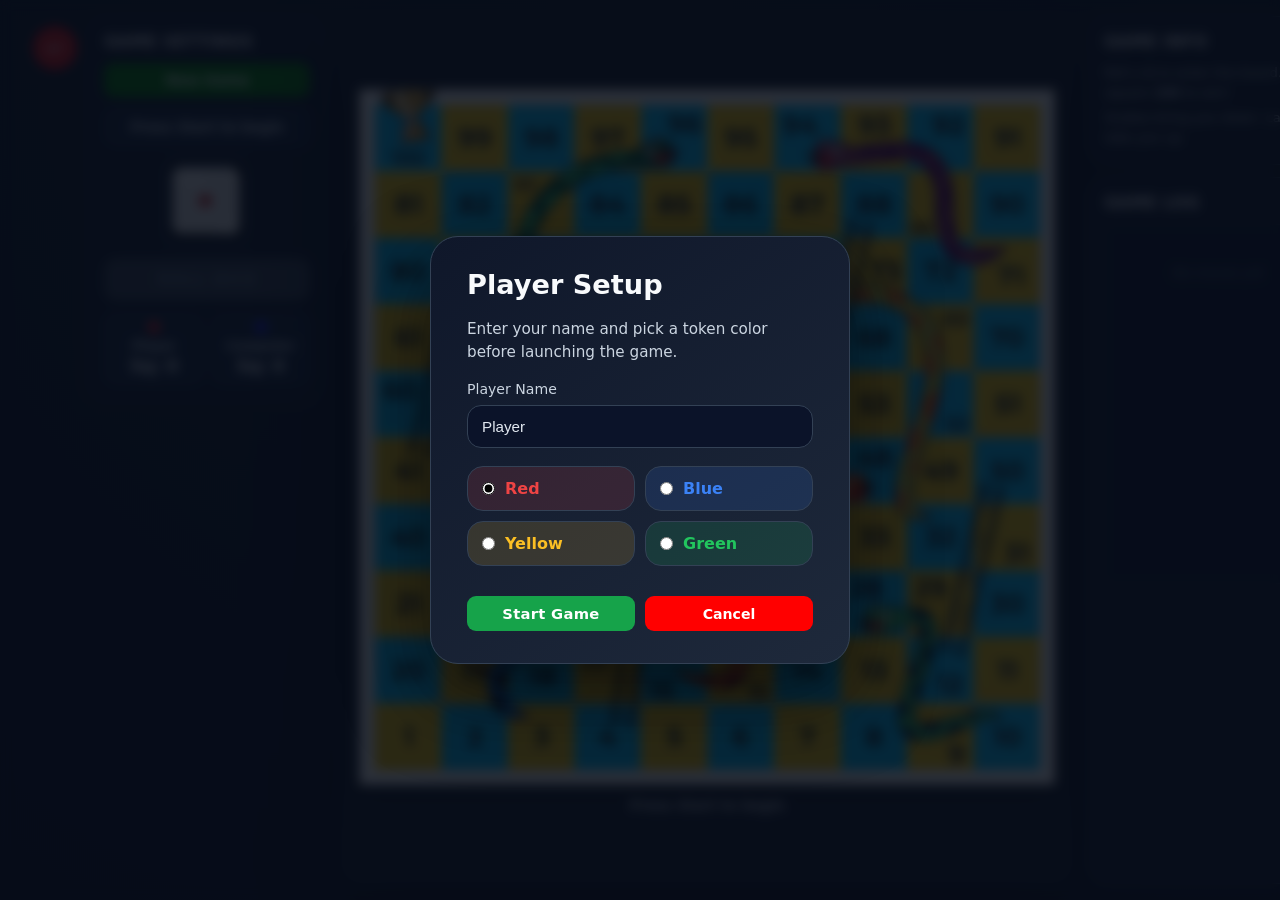
<file: snl/index.html>
<!DOCTYPE html>
<html lang="en">
<head>
  <meta charset="UTF-8">
  <meta name="viewport" content="width=device-width, initial-scale=1.0">
  <title>Snake & Ladders — vs Computer</title>
  <link rel="stylesheet" href="style.css">
</head>
<body>
  <div style="display: inline; margin-top: 10px; margin-left: 50px;">
    <button type="button" onclick="history.back()" class="back">&#8617</button>
  </div>
  
  <!-- Game Over Overlay -->
  <div id="gameOverOverlay" class="gameover-overlay hidden">
    <div class="gameover-card">
      <div id="gameOverIcon" class="gameover-icon">🎲</div>
      <div id="gameOverTitle" class="gameover-title">Game Over</div>
      <div id="gameOverSub" class="gameover-sub"></div>
      <button type="button" id="gameOverNewGame" class="gameover-btn">Play Again</button>
      <button type="button" onclick="history.back()" class="gameover-btn" style="background-color: red">Go Back</button>
    </div>
  </div>

  <div id="playerSetupOverlay" class="gameover-overlay hidden">
    <div class="player-setup-card">
      <h2>Player Setup</h2>
      <p>Enter your name and pick a token color before launching the game.</p>
      <div class="player-setup-field">
        <label>
          Player Name
          <input id="playerNameInput" type="text" value="Player" maxlength="16" placeholder="Player">
        </label>
      </div>
      <div class="player-color-options">
        <label class="color-swatch red">
          <input type="radio" name="playerColorDialog" value="red" checked>
          <span>Red</span>
        </label>
        <label class="color-swatch blue">
          <input type="radio" name="playerColorDialog" value="blue">
          <span>Blue</span>
        </label>
        <label class="color-swatch yellow">
          <input type="radio" name="playerColorDialog" value="yellow">
          <span>Yellow</span>
        </label>
        <label class="color-swatch green">
          <input type="radio" name="playerColorDialog" value="green">
          <span>Green</span>
        </label>
      </div>
      <div class="player-setup-actions">
        <button type="button" id="playerSetupConfirm" class="start-btn">Start Game</button>
        <button type="button" id="playerSetupCancel" class="new-game-btn" onclick="history.back()" style="background-color: red;">Cancel</button>
      </div>
    </div>
  </div>

  <div class="layout">
    <!-- LEFT: Controls -->
    <aside class="sidebar left-panel">
      <div class="sidebar-section">
        <h2>Game Settings</h2>
        <div class="controls">
          <div class="action-row">
            <button type="button" id="newGameButton" class="new-game-btn">New Game</button>
          </div>

          <div class="turn-indicator" id="turnIndicator">Press Start to begin</div>

          <div style="width:100%;display:flex;justify-content:center;">
            <div class="dice-area">
              <img id="diceGraphic" src="asset/0.gif" alt="Dice">
            </div>
          </div>

          <button type="button" id="rollBtn" class="roll-btn" disabled>ROLL DICE</button>

          <div class="scoreboard">
            <div class="score-item">
              <span class="token-dot" id="playerDot" style="background:red;"></span>
            <span id="playerName">Player</span>
              <span id="playerPos">Sq: 0</span>
            </div>
            <div class="score-item">
              <span class="token-dot" id="compDot" style="background:blue;"></span>
              <span>Computer</span>
              <span id="compPos">Sq: 0</span>
            </div>
          </div>
        </div>
      </div>
    </aside>

    <!-- CENTER: Board -->
    <main class="board-main">
      <div class="board-wrapper">
        <div id="board-container" class="board-container1">
          <img src="asset/Board1.png" id="board-bg" class="board-bg1" alt="Snake and Ladders Board">
          <div id="board-grid" class="board-grid"></div>
          <div id="token-layer">
            <div id="player-token" class="game-token hidden" style="background:red;"></div>
            <div id="computer-token" class="game-token hidden" style="background:blue;"></div>
          </div>
        </div>
        <div id="status" class="status">Press Start to begin</div>
      </div>
    </main>

    <!-- RIGHT: Game Log -->
    <aside class="sidebar right-panel">
      <div class="sidebar-section">
        <h2>Game Info</h2>
        <div class="info">
          <p>Roll a <strong>1</strong> to enter the board. Reach square <strong>100</strong> to win!</p>
          <p style="margin-top:6px;">Snakes bring you down. Ladders take you up.</p>
        </div>
      </div>
      <div class="sidebar-section" style="flex:1;">
        <h2>Game Log</h2>
        <div id="moveHistory" class="move-history">
          <div class="move-list-empty">No moves yet</div>
        </div>
      </div>
    </aside>
  </div>

  <script>
    // ── DOM ELEMENTS ───────────────────────────────────────────────────────────
    const statusEl       = document.getElementById('status');
    const turnIndicator  = document.getElementById('turnIndicator');
    const rollBtn        = document.getElementById('rollBtn');
    const newGameButton  = document.getElementById('newGameButton');
    const diceGraphic    = document.getElementById('diceGraphic');
    const boardGrid      = document.getElementById('board-grid');
    const boardBg        = document.getElementById('board-bg');
    const playerTokenEl  = document.getElementById('player-token');
    const computerTokenEl= document.getElementById('computer-token');
    const playerPosEl    = document.getElementById('playerPos');
    const compPosEl      = document.getElementById('compPos');
    const playerDot      = document.getElementById('playerDot');
    const compDot        = document.getElementById('compDot');
    const logContainer   = document.getElementById('moveHistory');
    const gameOverOverlay= document.getElementById('gameOverOverlay');
    const gameOverIcon   = document.getElementById('gameOverIcon');
    const gameOverTitle  = document.getElementById('gameOverTitle');
    const gameOverSub    = document.getElementById('gameOverSub');
    const gameOverNewGame= document.getElementById('gameOverNewGame');
    const playerSetupOverlay = document.getElementById('playerSetupOverlay');
    const playerNameInput = document.getElementById('playerNameInput');
    const playerSetupConfirm = document.getElementById('playerSetupConfirm');
    const playerSetupCancel = document.getElementById('playerSetupCancel');
    const playerNameEl = document.getElementById('playerName');

    // ── BOARD CONFIGURATION ───────────────────────────────────────────────────
    const boardConfigs = [
      {
        name: 'Classic Arena',
        image: 'asset/Board1.png',
        snakes: { 28:10, 37:3, 48:16, 75:32, 94:71, 96:42},
        ladders: { 4:56, 12:50, 14:55, 22:58, 41:79, 54:88}
      },
      {
        name: 'Emerald Arena',
        image: 'asset/Board2.jpeg',
        snakes: { 27:5, 40:2, 43:17, 54:31, 66:45, 89:53, 95:76, 99:41 },
        ladders: { 4:23, 13:46, 33:52, 42:63, 50:69, 62:81, 74:93 }
      },
      {
        name: 'Cyber Arena',
        image: 'asset/Board3.jpeg',
        snakes: { 16:7, 59:17, 63:19, 67:30, 87:24, 93:69, 95:75, 99:77 },
        ladders: { 9:27, 18:37, 25:54, 28:51, 56:64, 68:88, 76:97, 79:100 }
      }
    ];

    // Active configuration references loaded dynamically
    let currentBoard = boardConfigs[0];

    // ── STATE VARIABLES ────────────────────────────────────────────────────────
    let playerPos = 0, compPos = 0;
    let playerUnlocked = false, compUnlocked = false;
    let isPlayerTurn = true;
    let gameStarted  = false;
    let playerName = 'Player';
    let playerColor  = 'red';
    let compColor    = 'blue';

    // ── COMPONENT MOUNT ENGINE ────────────────────────────────────────────────
    window.addEventListener('DOMContentLoaded', () => {
      const urlParams = new URLSearchParams(window.location.search);
      const mapIndex = parseInt(urlParams.get('map') || '0', 10);
      
      // Safety bounds verification
      const targetMap = (mapIndex >= 0 && mapIndex < boardConfigs.length) ? mapIndex : 0;
      currentBoard = boardConfigs[targetMap];
      boardBg.src = currentBoard.image;

      console.log('Loaded configuration metadata for board:', currentBoard.name, 'index:', targetMap);
      initGameBoard();
      openPlayerSetupDialog();
    });

    // ── GAME OVER LOGIC ───────────────────────────────────────────────────────
    function showGameOver(win, name) {
      gameOverIcon.textContent  = win ? '🏆' : '💀';
      gameOverTitle.textContent = win ? `${name} Wins!` : `${name} Wins!`;
      gameOverTitle.className   = `gameover-title ${win ? 'win' : 'lose'}`;
      gameOverSub.textContent   = win ? 'Reached square 100!' : 'Better luck next time.';
      rollBtn.disabled = true;
      gameStarted = false;
      gameOverOverlay.classList.remove('hidden');
    }

    gameOverNewGame.addEventListener('click', () => {
      gameOverOverlay.classList.add('hidden');
      openNewGameDialog();
    });

    playerSetupConfirm.addEventListener('click', beginGame);
    playerSetupCancel.addEventListener('click', closePlayerSetupDialog);

    function openPlayerSetupDialog() {
      playerSetupOverlay.classList.remove('hidden');
      playerNameInput.value = playerName;
      const selectedColor = document.querySelector(`input[name="playerColorDialog"][value="${playerColor}"]`);
      if (selectedColor) selectedColor.checked = true;
    }

    function closePlayerSetupDialog() {
      playerSetupOverlay.classList.add('hidden');
    }

    history.root = () => {
      const origin = window.location.origin || '';
      window.location.href = origin ? `${origin}/` : '/';
    };

    function beginGame() {
      playerName = playerNameInput.value.trim() || 'Player';
      const colorChoice = document.querySelector('input[name="playerColorDialog"]:checked');
      playerColor = colorChoice ? colorChoice.value : 'red';
      const colorMap = { red:'red', blue:'#3b82f6', yellow:'#fbbf24', green:'#22c55e' };
      compColor = playerColor === 'red' ? '#3b82f6' : playerColor === 'blue' ? '#22c55e' : playerColor === 'yellow' ? '#ef4444' : 'red';

      playerNameEl.textContent = playerName;
      playerTokenEl.style.background = colorMap[playerColor] || playerColor;
      computerTokenEl.style.background = compColor;
      playerDot.style.background = colorMap[playerColor] || playerColor;
      compDot.style.background   = compColor;

      gameStarted = true;
      playerSetupOverlay.classList.add('hidden');
      document.querySelectorAll('input[name="playerColorDialog"]').forEach(r => r.disabled = true);

      switchToPlayer();
      addLog(`Game started! ${playerName}, roll a 1 to enter the board.`, 'turn');
    }

    // ── BOARD GRID CONSTRUCTORS ──────────────────────────────────────────────
    function initGameBoard() {
      boardGrid.innerHTML = '';
      for (let row = 9; row >= 0; row--) {
        let cols = [];
        for (let col = 1; col <= 10; col++) cols.push((row * 10) + col);
        if (row % 2 === 1) cols.reverse();
        cols.forEach(num => {
          const cell  = document.createElement('div');
          cell.classList.add('cell');
          cell.id = `cell-${num}`;
          const label = document.createElement('span');
          label.classList.add('cell-helper-number');
          label.innerText = num;
          cell.appendChild(label);
          boardGrid.appendChild(cell);
        });
      }
    }

    // ── TOKEN COORDINATION LAYER ──────────────────────────────────────────────
    function moveTokenToCell(actor, cellNum) {
      const cell  = document.getElementById(`cell-${cellNum}`);
      if (!cell) return;
      const token = actor === 'player' ? playerTokenEl : computerTokenEl;
      token.classList.remove('hidden');
      if (actor === 'player') {
        token.style.left = `${cell.offsetLeft + 20}px`;
        token.style.top  = `${cell.offsetTop  + 20}px`;
      } else {
        token.style.left = `${cell.offsetLeft + 50}px`;
        token.style.top  = `${cell.offsetTop  + 50}px`;
      }
    }

    // ── DICE ANIMATION UTILITIES ──────────────────────────────────────────────
    function simulateDiceRoll(finalValue, callback) {
      rollBtn.disabled = true;
      let iteration = 0;
      const totalSpins = 12;
      const spinInterval = setInterval(() => {
        diceGraphic.src = `asset/${iteration % 6}.gif`;
        iteration++;
        if (iteration >= totalSpins) {
          clearInterval(spinInterval);
          diceGraphic.src = `asset/${finalValue - 1}.gif`;
          callback();
        }
      }, 80);
    }

    // ── ANIMATED SEQUENCE STEPPERS ────────────────────────────────────────────
    function stepMoveAnimated(actor, steps, callback) {
      let count = 0;
      const interval = setInterval(() => {
        if (actor === 'player') { playerPos++; moveTokenToCell('player', playerPos); }
        else                    { compPos++;   moveTokenToCell('computer', compPos); }
        count++;
        if (count >= steps) {
          clearInterval(interval);
          setTimeout(() => {
            checkTrapsAndLadders(actor);
            updatePositionDisplay();
            callback();
          }, 400);
        }
      }, 300);
    }

    // ── BOARD CONTEXT MAPPING FILTERS ─────────────────────────────────────────
    function checkTrapsAndLadders(actor) {
      let pos = actor === 'player' ? playerPos : compPos;
      const orig = pos;
      if (currentBoard.snakes[pos]) {
        const dest = currentBoard.snakes[pos];
        addLog(`🐍 ${actor === 'player' ? 'You were' : 'Computer was'} bitten! ${orig} → ${dest}`, 'snake');
        pos = dest;
      } else if (currentBoard.ladders[pos]) {
        const dest = currentBoard.ladders[pos];
        addLog(`🪜 ${actor === 'player' ? 'You climbed' : 'Computer climbed'} a ladder! ${orig} → ${dest}`, 'ladder');
        pos = dest;
      }
      if (actor === 'player') playerPos = pos;
      else compPos = pos;
      moveTokenToCell(actor, pos);
    }

    function checkWin(pos, name, isPlayer) {
      if (pos === 100) {
        addLog(`🏆 ${name} wins the game!`, 'win');
        statusEl.textContent = `${name} wins!`;
        showGameOver(isPlayer, name);
        return true;
      }
      return false;
    }

    // ── ENGINE TURN CONTROLLERS ───────────────────────────────────────────────
    function processTurn(actor, roll) {
      if (actor === 'player') {
        addLog(`You rolled a ${roll}.`, 'turn');
        if (!playerUnlocked) {
          if (roll === 1) {
            playerUnlocked = true;
            playerPos = 1;
            moveTokenToCell('player', 1);
            addLog('You entered the board at square 1!', 'ladder');
            updatePositionDisplay();
            if (checkWin(playerPos, 'You', true)) return;
            switchToComputer();
          } else {
            addLog('Need a 1 to enter the board.', 'turn');
            switchToComputer();
          }
        } else {
          if (playerPos + roll <= 100) {
            stepMoveAnimated('player', roll, () => {
              updatePositionDisplay();
              if (checkWin(playerPos, 'You', true)) return;
              switchToComputer();
            });
          } else {
            addLog('Needs exact roll to reach 100!', 'turn');
            statusEl.textContent = 'Needs exact roll to reach 100!';
            switchToComputer();
          }
        }
      } else {
        addLog(`Computer rolled a ${roll}.`, 'turn');
        if (!compUnlocked) {
          if (roll === 1) {
            compUnlocked = true;
            compPos = 1;
            moveTokenToCell('computer', 1);
            addLog('Computer entered the board!', 'ladder');
            updatePositionDisplay();
            if (checkWin(compPos, 'Computer', false)) return;
            switchToPlayer();
          } else {
            addLog('Computer needs a 1 to enter.', 'turn');
            switchToPlayer();
          }
        } else {
          if (compPos + roll <= 100) {
            stepMoveAnimated('computer', roll, () => {
              updatePositionDisplay();
              if (checkWin(compPos, 'Computer', false)) return;
              switchToPlayer();
            });
          } else {
            addLog('Computer needs exact roll.', 'turn');
            switchToPlayer();
          }
        }
      }
    }

    function switchToComputer() {
      isPlayerTurn = false;
      rollBtn.disabled = true;
      turnIndicator.textContent = "Computer's turn...";
      turnIndicator.className = 'turn-indicator active-comp';
      statusEl.textContent = 'Computer is thinking...';
      setTimeout(executeComputerTurn, 1000);
    }

    function switchToPlayer() {
      isPlayerTurn = true;
      rollBtn.disabled = false;
      turnIndicator.textContent = 'Your turn — Roll the dice!';
      turnIndicator.className = 'turn-indicator active-player';
      statusEl.textContent = 'Your turn!';
    }

    function executeComputerTurn() {
      if (!gameStarted) return;
      const roll = Math.floor(Math.random() * 6) + 1;
      simulateDiceRoll(roll, () => processTurn('computer', roll));
    }

    // ── GAME TERMINAL HISTORY METRICS ──────────────────────────────────────────
    function addLog(msg, type = '') {
      const empty = logContainer.querySelector('.move-list-empty');
      if (empty) empty.remove();
      const entry = document.createElement('div');
      entry.classList.add('log-entry');
      if (type) entry.classList.add(type);
      entry.textContent = msg;
      logContainer.appendChild(entry);
      logContainer.scrollTop = logContainer.scrollHeight;
    }

    function updatePositionDisplay() {
      playerPosEl.textContent = `Sq: ${playerPos}`;
      compPosEl.textContent   = `Sq: ${compPos}`;
    }

    // ── INITIALIZATION PROTOCOLS ──────────────────────────────────────────────
    function resetGame() {
      gameStarted = false;
      playerPos = 0; compPos = 0;
      playerUnlocked = false; compUnlocked = false;
      isPlayerTurn = true;

      playerTokenEl.classList.add('hidden');
      computerTokenEl.classList.add('hidden');
      diceGraphic.src = 'asset/0.gif';
      rollBtn.disabled = true;
      playerSetupOverlay.classList.add('hidden');
      document.querySelectorAll('input[name="playerColorDialog"]').forEach(r => r.disabled = false);
      playerNameEl.textContent = 'Player';

      logContainer.innerHTML = '<div class="move-list-empty">No moves yet</div>';
      updatePositionDisplay();
      statusEl.textContent = 'Press Start to begin';
      turnIndicator.textContent = 'Press Start to begin';
      turnIndicator.className = 'turn-indicator';

      initGameBoard();
    }

    function startGame() {
      openPlayerSetupDialog();
    }

    function openNewGameDialog() {
      gameOverOverlay.classList.add('hidden');
      resetGame();
      openPlayerSetupDialog();
    }

    // ── INTERACTION EVENTS ────────────────────────────────────────────────────
    rollBtn.addEventListener('click', () => {
      if (!isPlayerTurn || !gameStarted) return;
      const roll = Math.floor(Math.random() * 6) + 1;
      simulateDiceRoll(roll, () => processTurn('player', roll));
    });

    newGameButton.addEventListener('click', openNewGameDialog);
  </script>
</body>
</html>
</file>
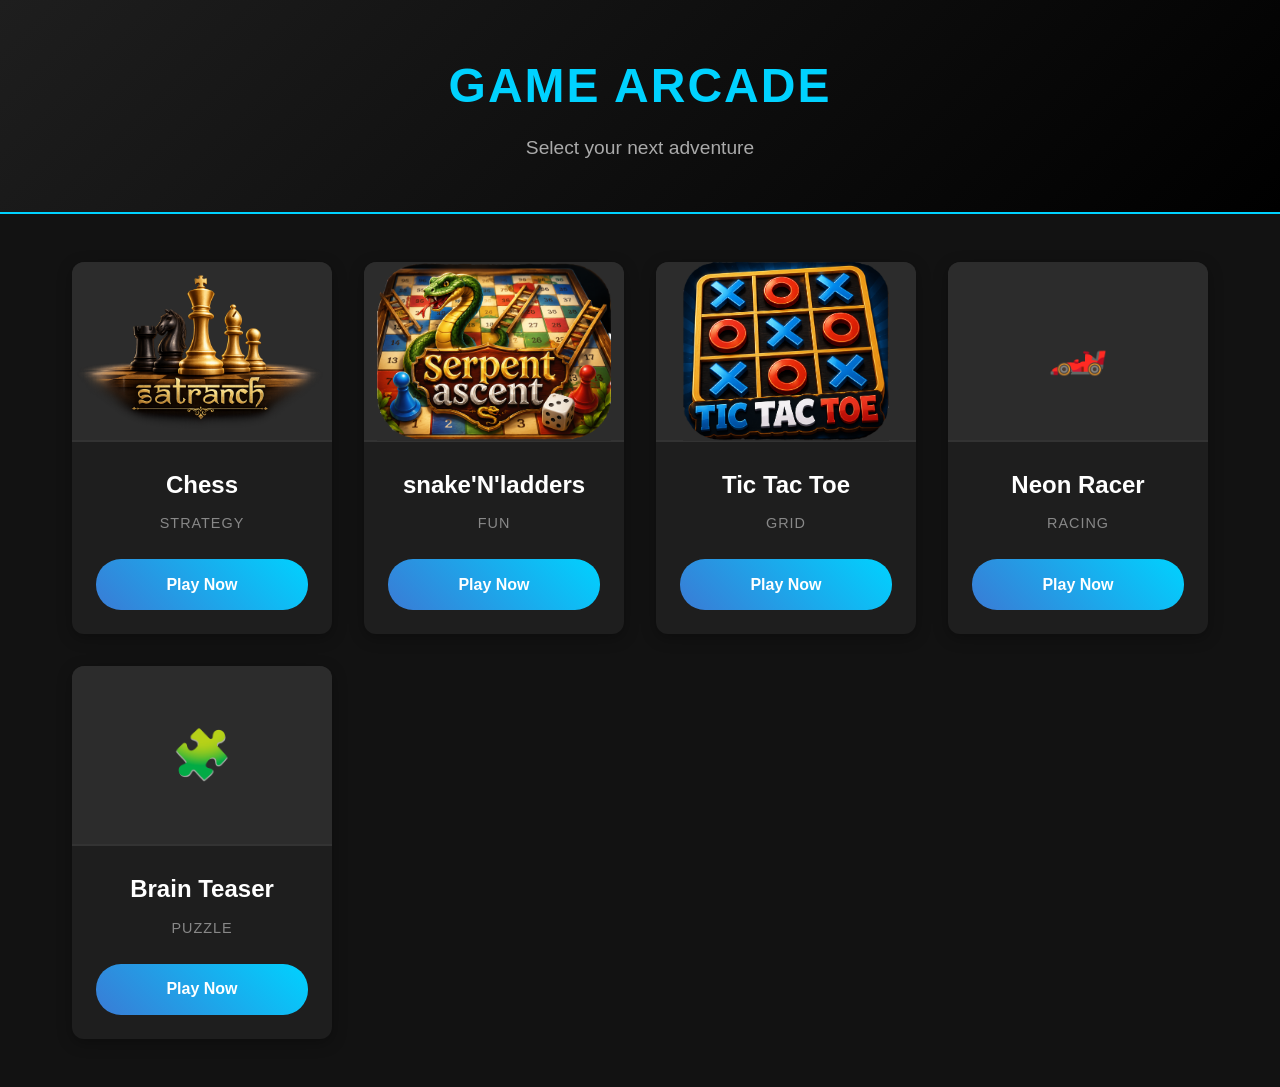
<file: main.html>
<html>
<head>
    <meta charset="UTF-8">
    <meta name="viewport" content="width=device-width, initial-scale=1.0">
    <title>Game Portal Arcade</title>
    <style>
        /* CSS Variables for easy color changes */
        :root {
            --bg-color: #121212;
            --text-color: #ffffff;
            --card-bg: #1e1e1e;
            --accent-color: #00d2ff;
            --accent-hover: #3a7bd5;
        }

        /* Basic Reset */
        * {
            margin: 0;
            padding: 0;
            box-sizing: border-box;
            font-family: 'Segoe UI', Tahoma, Geneva, Verdana, sans-serif;
        }

        body {
            background-color: var(--bg-color);
            color: var(--text-color);
            line-height: 1.6;
        }

        /* Header Styling */
        header {
            text-align: center;
            padding: 3rem 1rem;
            background: linear-gradient(135deg, #1e1e1e 0%, #000000 100%);
            border-bottom: 2px solid var(--accent-color);
        }

        header h1 {
            font-size: 3rem;
            text-transform: uppercase;
            letter-spacing: 2px;
            margin-bottom: 0.5rem;
            color: var(--accent-color);
        }

        header p {
            font-size: 1.2rem;
            color: #aaaaaa;
        }

        /* Main Content & Grid Layout */
        main {
            max-width: 1200px;
            margin: 0 auto;
            padding: 3rem 2rem;
        }

        .game-grid {
            display: grid;
            /* Creates a responsive grid that fits as many 250px columns as possible */
            grid-template-columns: repeat(auto-fit, minmax(250px, 1fr));
            gap: 2rem;
        }

        /* Game Card Styling */
        .game-card {
            background-color: var(--card-bg);
            border-radius: 12px;
            overflow: hidden;
            box-shadow: 0 4px 15px rgba(0, 0, 0, 0.3);
            transition: transform 0.3s ease, box-shadow 0.3s ease;
            cursor: pointer;
            display: flex;
            flex-direction: column;
        }

        .game-card:hover {
            transform: translateY(-10px);
            box-shadow: 0 10px 25px rgba(0, 210, 255, 0.2);
        }

        /* Placeholder for Game Images */
        .game-image {
            width: 100%;
            height: 180px;
            background-color: #2c2c2c;
            display: flex;
            align-items: center;
            justify-content: center;
            font-size: 3rem;
            color: #555;
            border-bottom: 2px solid #333;
        }

        /* Card Content */
        .game-info {
            padding: 1.5rem;
            text-align: center;
            flex-grow: 1;
            display: flex;
            flex-direction: column;
            justify-content: space-between;
        }

        .game-title {
            font-size: 1.5rem;
            margin-bottom: 0.5rem;
        }

        .game-category {
            font-size: 0.9rem;
            color: #888;
            margin-bottom: 1.5rem;
            text-transform: uppercase;
            letter-spacing: 1px;
        }

        /* Play Button */
        .play-btn {
            display: inline-block;
            padding: 0.8rem 1.5rem;
            background: linear-gradient(45deg, var(--accent-hover), var(--accent-color));
            color: white;
            text-decoration: none;
            border-radius: 25px;
            font-weight: bold;
            transition: background 0.3s ease, transform 0.2s ease;
            border: none;
            width: 100%;
        }

        .game-card:hover .play-btn {
            transform: scale(1.05);
        }
    </style>
</head>
<body>

    <header>
        <h1>Game Arcade</h1>
        <p>Select your next adventure</p>
    </header>

    <main>
        <div class="game-grid">
            
            <div class="game-card">
                <div class="game-image"><img src="chess\Satranch.png", height="180"></div>
                <div class="game-info">
                    <div>
                        <h2 class="game-title">Chess</h2>
                        <p class="game-category">Strategy</p>
                    </div>
                    <a href="chess\chessbase.html" class="play-btn">Play Now</a>
                </div>
            </div>

            <div class="game-card">
                <div class="game-image"><img src="snl\asset\logo.png", height="180"></div>
                <div class="game-info">
                    <div>
                        <h2 class="game-title">snake'N'ladders</h2>
                        <p class="game-category">fun</p>
                    </div>
                    <a href="snl\snakebase.html" class="play-btn">Play Now</a>
                </div>
            </div>

            <div class="game-card">
                <div class="game-image"><img src="ttt\ttt.png", height="180"></div>
                <div class="game-info">
                    <div>
                        <h2 class="game-title">Tic Tac Toe</h2>
                        <p class="game-category">Grid</p>
                    </div>
                    <a href="ttt\tttbase.html" class="play-btn">Play Now</a>
                </div>
            </div>
            <div class="game-card">
                <div class="game-image">🏎️</div>
                <div class="game-info">
                    <div>
                        <h2 class="game-title">Neon Racer</h2>
                        <p class="game-category">Racing</p>
                    </div>
                    <a href="#play-racer" class="play-btn">Play Now</a>
                </div>
            </div>

            <div class="game-card">
                <div class="game-image">🧩</div>
                <div class="game-info">
                    <div>
                        <h2 class="game-title">Brain Teaser</h2>
                        <p class="game-category">Puzzle</p>
                    </div>
                    <a href="#play-puzzle" class="play-btn">Play Now</a>
                </div>
            </div>

        </div>
    </main>

</body>
</html>
</file>
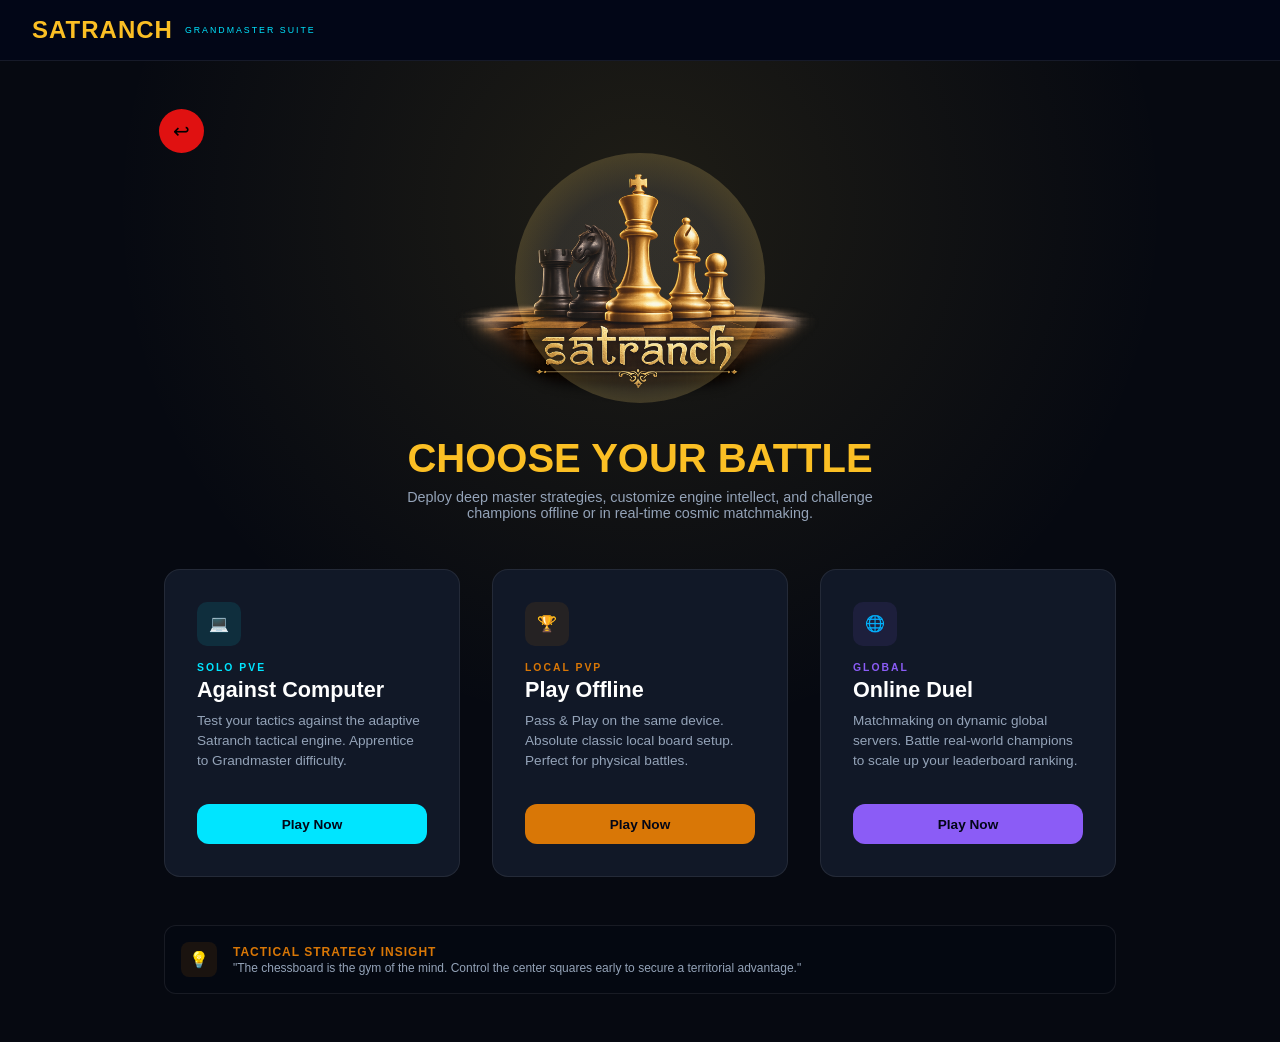
<file: chess/chessbase.html>
<!DOCTYPE html>
<html lang="en">
<head>
  <meta charset="UTF-8">
  <meta name="viewport" content="width=device-width, initial-scale=1.0">
  <title>Satranch — The Ultimate Chess Arena</title>
  
  <style>
    /* CSS custom variables matching your main.html layout */
    :root {
      --bg-color: #060911;
      --card-bg: #111827;
      --border: rgba(255, 255, 255, 0.08);
      --cyan: #00e5ff;
      --amber: #d97706;
      --violet: #8b5cf6;
      --text: #ffffff;
      --desc: #94a3b8;
    }

    * { margin: 0; padding: 0; box-sizing: border-box; font-family: sans-serif; }
    
    .satranch{
      position: relative;
     display: flex;
     justify-content: center; 
     animation: floatIcon 3s ease-in-out infinite;
     }
    @keyframes floatIcon{
      0% { transform: translateY(0);}
      50%{ transform: translateY(-20px);}
    }
    .satranch::before {
      content: "";
      position: absolute;
      width: 250px;
      height: 250px;
      border-radius: 100%;
      background: radial-gradient(circle at center, rgba(231, 221, 221, 0.1) 50%, rgb(225, 177, 30) 210%);
      z-index: 1;
    }

    body {
      background-color: var(--bg-color);
      color: var(--text);
      min-height: 100vh;
      display: flex;
      flex-direction: column;
      justify-content: space-between;
      background-image: radial-gradient(circle at 50% 20%, rgba(212, 175, 55, 0.12) 0%, transparent 50%);
    }

    /* Simple Header */
    header {
      display: flex;
      align-items: center;
      justify-content: space-between;
      padding: 1rem 2rem;
      background-color: #020617;
      border-bottom: 1px solid var(--border);
    }

    .logo-group { display: flex; align-items: center; gap: 0.75rem; }
    .logo-title { font-size: 1.5rem; font-weight: 900; letter-spacing: 1px; color: #fbbf24; }
    .logo-sub { font-size: 0.55rem; color: var(--cyan); letter-spacing: 2px; text-transform: uppercase; }
    .version { font-size: 0.75rem; color: var(--amber); font-family: monospace; }

    /* Main Grid Layout */
    main { max-width: 1000px; margin: 0 auto; padding: 3rem 1.5rem; width: 100%; }

    .hero { text-align: center; margin-bottom: 3rem; }
    .hero h1 { font-size: 2.5rem; font-weight: 800; margin-bottom: 0.5rem; color: #fbbf24; }
    .hero p { color: var(--desc); font-size: 0.9rem; max-width: 500px; margin: 0 auto; }

    .game-grid { display: grid; grid-template-columns: repeat(auto-fit, minmax(280px, 1fr)); gap: 2rem; margin-bottom: 3rem; }

    /* Card Layout & Colors */
    .game-card {
      background-color: var(--card-bg);
      border: 1px solid var(--border);
      border-radius: 16px;
      padding: 2rem;
      display: flex;
      flex-direction: column;
      justify-content: space-between;
      transition: transform 0.3s ease, border-color 0.3s ease;
    }

    .game-card:hover { transform: translateY(-8px); }
    .card-cyan:hover { border-color: var(--cyan); box-shadow: 0 10px 20px rgba(0, 229, 255, 0.1); }
    .card-amber:hover { border-color: var(--amber); box-shadow: 0 10px 20px rgba(217, 119, 6, 0.1); }
    .card-violet:hover { border-color: var(--violet); box-shadow: 0 10px 20px rgba(139, 92, 246, 0.1); }

    .card-icon { width: 44px; height: 44px; border-radius: 10px; display: flex; align-items: center; justify-content: center; margin-bottom: 1rem; }
    .card-cyan .card-icon { background-color: rgba(0, 229, 255, 0.1); color: var(--cyan); }
    .card-amber .card-icon { background-color: rgba(217, 119, 6, 0.1); color: var(--amber); }
    .card-violet .card-icon { background-color: rgba(139, 92, 246, 0.1); color: var(--violet); }

    .card-tag { font-size: 0.65rem; text-transform: uppercase; letter-spacing: 2px; font-weight: bold; margin-bottom: 0.25rem; }
    .card-cyan .card-tag { color: var(--cyan); }
    .card-amber .card-tag { color: var(--amber); }
    .card-violet .card-tag { color: var(--violet); }

    .game-title { font-size: 1.35rem; font-weight: bold; margin-bottom: 0.5rem; }
    .game-desc { color: var(--desc); font-size: 0.85rem; margin-bottom: 2rem; line-height: 1.5; }

    /* Button Styling */
    .play-btn {
      width: 100%;
      padding: 0.8rem;
      border-radius: 12px;
      font-weight: bold;
      font-size: 0.85rem;
      border: none;
      cursor: pointer;
      display: flex;
      align-items: center;
      justify-content: center;
      gap: 0.5rem;
      color: #020617;
      transition: opacity 0.2s ease;
    }

    .play-btn:hover { opacity: 0.9; }
    .btn-cyan { background-color: var(--cyan); }
    .btn-amber { background-color: var(--amber); }
    .btn-violet { background-color: var(--violet); }

    /* Bottom Info Card */
    .tip-box { border: 1px solid var(--border); background-color: rgba(2, 6, 23, 0.2); padding: 1rem; border-radius: 12px; display: flex; align-items: center; gap: 1rem; }
    .tip-icon { background-color: rgba(217, 119, 6, 0.1); color: var(--amber); padding: 0.5rem; border-radius: 8px; display: flex; }
    .tip-content h4 { font-size: 0.75rem; text-transform: uppercase; color: var(--amber); letter-spacing: 1px; }
    .tip-content p { font-size: 0.75rem; color: var(--desc); margin-top: 0.1rem; }

    footer { border-top: 1px solid var(--border); background-color: #020617; padding: 1rem; text-align: center; font-size: 0.75rem; color: #4b5563; }

    @media (max-width: 640px) {
      header { padding: 1rem; }
      .hero h1 { font-size: 2rem; }
      .tip-box { flex-direction: column; text-align: center; }
    }

    .back{
      border: red; 
      margin-left: -10px;
      margin-right: 10px; 
      font-size:20px; 
      padding:10px 14px; 
      background-color: rgb(224, 17, 17); 
      border-radius: 100%;
    }
    .back:hover { transform: translateY(-4px); border-color: var(--cyan); box-shadow: 0 0px 20px rgba(237, 125, 125, 0.5); }
  </style>
</head>
<body>

  <!-- Simple Header -->
  <header>
    <div class="logo-group">
      <div class="logo-group">
        <h2 class="logo-title">SATRANCH</h2>
      </div>
      <div>
        <p class="logo-sub">Grandmaster Suite</p>
      </div>
    </div>
  </header>

  <!-- Main Game Selection Screen -->
  <main>
    <div style="display: inline; margin-left: 5px;">
    <button onclick="history.back()" class='back'>&#8617</button>
  </div>
    <div class="satranch">
      <img src="Satranch.png" alt="Satranch Logo" width="400" style="margin-bottom: 1rem;">
    </div>
    <div class="hero">
      <h1>CHOOSE YOUR BATTLE</h1>
      <p>Deploy deep master strategies, customize engine intellect, and challenge champions offline or in real-time cosmic matchmaking.</p>
    </div>
    
    <!-- Interactive Battle Cards Grid -->
    <div class="game-grid">
      
      <!-- Card 1: Against Computer -->
      <div class="game-card card-cyan">
        <div>
          <div class="card-icon">💻</div>
          <p class="card-tag">Solo PvE</p>
          <h3 class="game-title">Against Computer</h3>
          <p class="game-desc">Test your tactics against the adaptive Satranch tactical engine. Apprentice to Grandmaster difficulty.</p>
        </div>
        <button onclick="window.location.href='pve/index.html'" class="play-btn btn-cyan">Play Now</button>
      </div>

      <!-- Card 2: Play Offline -->
      <div class="game-card card-amber">
        <div>
          <div class="card-icon">🏆</div>
          <p class="card-tag">Local PvP</p>
          <h3 class="game-title">Play Offline</h3>
          <p class="game-desc">Pass & Play on the same device. Absolute classic local board setup. Perfect for physical battles.</p>
        </div>
        <button onclick="window.location.href='pvp/index.html'" class="play-btn btn-amber">Play Now</button>
      </div>

      <!-- Card 3: Online Duel -->
      <div class="game-card card-violet">
        <div>
          <div class="card-icon">🌐</div>
          <p class="card-tag">Global</p>
          <h3 class="game-title">Online Duel</h3>
          <p class="game-desc">Matchmaking on dynamic global servers. Battle real-world champions to scale up your leaderboard ranking.</p>
        </div>
        <button onclick="window.location.href='duel/chess-firebase.html'" class="play-btn btn-violet">Play Now</button>
      </div>

    </div>

    <!-- Strategy Info Tip Card -->
    <div class="tip-box">
      <div class="tip-icon">💡</div>
      <div class="tip-content">
        <h4>Tactical Strategy Insight</h4>
        <p>"The chessboard is the gym of the mind. Control the center squares early to secure a territorial advantage."</p>
      </div>
    </div>
  </main>
</body>
</html>
</file>
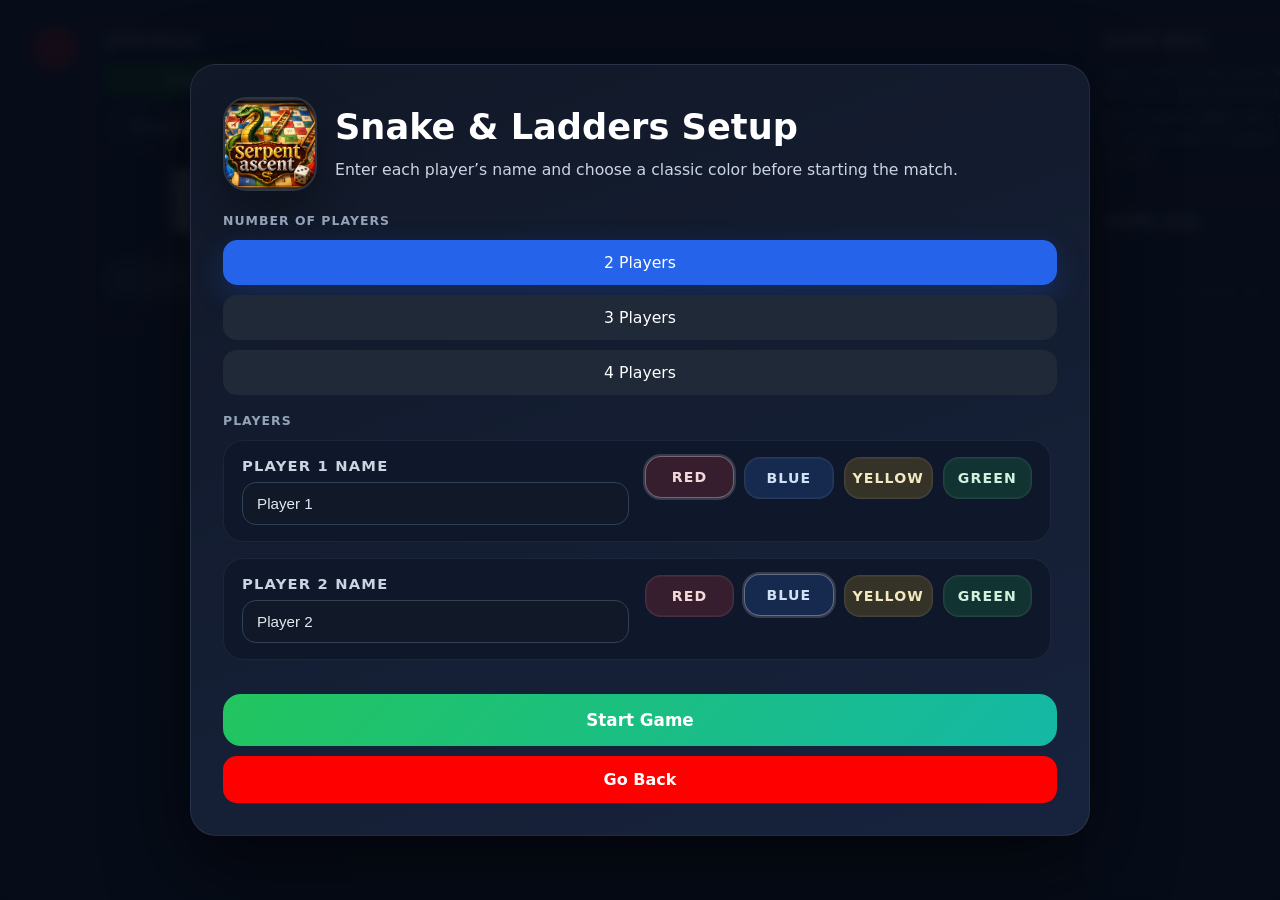
<file: snl/index2.html>
﻿<!DOCTYPE html>
<html lang="en">
<head>
  <meta charset="UTF-8">
  <meta name="viewport" content="width=device-width, initial-scale=1.0">
  <title>Snake & Ladders — Local PvP (Up to 4 Players)</title>
  <link rel="stylesheet" href="style.css">
  <style>
    /* New Styles for Fullscreen Setup Modal */
    .setup-overlay {
      position: fixed;
      inset: 0;
      background: rgba(7, 12, 24, 0.94);
      z-index: 2000;
      display: flex;
      justify-content: center;
      align-items: center;
      backdrop-filter: blur(6px);
      padding: 16px;
    }
    .setup-card {
      background: linear-gradient(160deg, #111827 0%, #17233d 100%);
      padding: 32px;
      border-radius: 26px;
      box-shadow: 0 30px 80px rgba(0,0,0,0.55);
      width: min(900px, 100%);
      max-width: 920px;
      color: white;
      text-align: center;
      border: 1px solid rgba(255,255,255,0.08);
    }
    .setup-header {
      display: flex;
      flex-wrap: wrap;
      gap: 18px;
      justify-content: center;
      align-items: center;
      margin-bottom: 22px;
    }
    .setup-hero {
      width: 94px;
      height: 94px;
      object-fit: cover;
      border-radius: 24px;
      border: 2px solid rgba(255,255,255,0.12);
      box-shadow: 0 18px 40px rgba(0,0,0,0.35);
    }
    .setup-heading {
      text-align: left;
      min-width: 220px;
      flex: 1;
    }
    .setup-heading h2 {
      margin: 0;
      font-size: 2.2rem;
      color: #fff;
    }
    .setup-subtitle {
      color: #cbd5e1;
      margin: 10px 0 0;
      font-size: 0.98rem;
      line-height: 1.6;
    }
    .setup-group {
      margin-bottom: 18px;
      text-align: left;
    }
    .setup-group label {
      display: block;
      margin-bottom: 12px;
      font-weight: 700;
      text-transform: uppercase;
      letter-spacing: 0.08em;
      font-size: 0.78rem;
      color: #94a3b8;
    }
    .player-count-row {
      display: flex;
      flex-wrap: wrap;
      gap: 10px;
      justify-content: flex-start;
    }
    .player-select-btn {
      background: #1f2937;
      color: white;
      border: 1px solid transparent;
      padding: 12px 18px;
      border-radius: 14px;
      cursor: pointer;
      font-size: 0.98rem;
      transition: all 0.2s ease;
      min-width: 120px;
    }
    .player-select-btn.active {
      border-color: #2563eb;
      background: #2563eb;
      box-shadow: 0 10px 30px rgba(37,99,235,0.24);
    }
    #playerSettings {
      display: grid;
      gap: 16px;
      max-height: 48vh;
      overflow-y: auto;
      padding-right: 6px;
    }
    .player-config-row {
      display: grid;
      grid-template-columns: 1fr 1fr;
      gap: 16px;
      align-items: start;
      background: #0f172a;
      padding: 16px 18px;
      border-radius: 20px;
      border: 1px solid rgba(148,163,184,0.1);
    }
    .player-config-row label {
      display: block;
      margin-bottom: 8px;
      color: #cbd5e1;
      font-size: 0.92rem;
      font-weight: 700;
    }
    .player-config-row input[type="text"] {
      width: 100%;
      padding: 12px 14px;
      border-radius: 14px;
      border: 1px solid #334155;
      background: #111827;
      color: #e2e8f0;
      font-size: 0.95rem;
    }
    .player-config-row input[type="text"]:focus {
      outline: none;
      border-color: #60a5fa;
      box-shadow: 0 0 0 3px rgba(96,165,250,0.14);
    }
    .player-color-options {
      display: grid;
      grid-template-columns: repeat(4, minmax(0, 1fr));
      gap: 10px;
    }
    .player-color-options input {
      display: none;
    }
    .player-color-options label {
      display: inline-flex;
      align-items: center;
      justify-content: center;
      gap: 8px;
      width: 100%;
      padding: 12px 10px;
      border-radius: 16px;
      cursor: pointer;
      border: 1px solid transparent;
      transition: all 0.2s ease;
      font-size: 0.88rem;
      font-weight: 700;
      color: white;
    }
    .player-color-options label span {
      opacity: 0.95;
    }
    .player-color-options label {
      border-color: rgba(255,255,255,0.08);
      box-shadow: inset 0 0 0 1px rgba(255,255,255,0.04);
    }
    .player-color-options label.selected {
      border-color: rgba(255,255,255,0.32);
      box-shadow: 0 0 0 2px rgba(255,255,255,0.16);
      transform: translateY(-1px);
    }
    .player-color-options label:hover {
      transform: translateY(-1px);
    }
    .player-color-options .red { background: rgba(239,68,68,0.18); color: #fee2e2; }
    .player-color-options .blue { background: rgba(59,130,246,0.18); color: #dbeafe; }
    .player-color-options .yellow { background: rgba(251,191,36,0.16); color: #fef3c7; }
    .player-color-options .green { background: rgba(34,197,94,0.16); color: #dcfce7; }
    .start-game-btn {
      width: 100%;
      padding: 16px;
      background: linear-gradient(135deg, #22c55e, #14b8a6);
      color: white;
      border: none;
      border-radius: 18px;
      font-size: 1.05rem;
      font-weight: 800;
      cursor: pointer;
      margin-top: 16px;
      transition: transform 0.2s ease, box-shadow 0.2s ease;
    }
    .start-game-btn:hover {
      transform: translateY(-1px);
      box-shadow: 0 18px 50px rgba(20,184,166,0.24);
    }
    .hidden { display: none !important; }
    @media (max-width: 760px) {
      .player-config-row {
        grid-template-columns: 1fr;
      }
      .player-color-options {
        grid-template-columns: repeat(2, minmax(0, 1fr));
      }
      .setup-header {
        flex-direction: column;
        align-items: stretch;
      }
      .setup-header h2 { font-size: 1.9rem; }
    }
  </style>
</head>
<body>
  
  <div id="setupOverlay" class="setup-overlay">
    <div class="setup-card">
      <div class="setup-header">
        <img src="asset\logo.png" alt="Snake & Ladders Preview" class="setup-hero">
        <div class="setup-heading">
          <h2>Snake &amp; Ladders Setup</h2>
          <p class="setup-subtitle">Enter each player&rsquo;s name and choose a classic color before starting the match.</p>
        </div>
      </div>
      
      <div class="setup-group">
        <label>Number of Players</label>
        <div class="player-count-row">
          <button type="button" class="player-select-btn active" data-count="2">2 Players</button>
          <button type="button" class="player-select-btn" data-count="3">3 Players</button>
          <button type="button" class="player-select-btn" data-count="4">4 Players</button>
        </div>
      </div>

      <div class="setup-group">
        <label>Players</label>
        <div id="playerSettings"></div>
      </div>

      <button type="button" id="modalStartBtn" class="start-game-btn">Start Game</button>
      <button type="button" onclick="history.back()" class="gameover-btn" style="width:100%;background-color: red; color:white">Go Back</button>

    </div>
  </div>

  <div style="display: inline; margin-top: 10px; margin-left: 50px;">
    <button onclick="history.back()" class="back">&#8617</button>
  </div>
  
  <div id="gameOverOverlay" class="gameover-overlay hidden">
    <div class="gameover-card">
      <div id="gameOverIcon" class="gameover-icon">🎲</div>
      <div id="gameOverTitle" class="gameover-title">Game Over</div>
      <div id="gameOverSub" class="gameover-sub"></div>
      <button id="gameOverNewGame" class="gameover-btn">Play Again</button>
      <button onclick="history.back()" class="gameover-btn" style="background-color: red">Go Back</button>
    </div>
  </div>

  <div class="layout">

    <aside class="sidebar left-panel">
      <div class="sidebar-section">
        <h2>Controls</h2>
        <div class="controls">

          <div class="action-row">
            <button type="button" id="newGameButton" class="new-game-btn">New Game</button>
          </div>

          <div class="turn-indicator" id="turnIndicator">Press Start to begin</div>

          <div style="width:100%;display:flex;justify-content:center;">
            <div class="dice-area">
              <img id="diceGraphic" src="asset/0.gif" alt="Dice">
            </div>
          </div>

          <button type="button" id="rollBtn" class="roll-btn" disabled>ROLL DICE</button>

          <div class="scoreboard" id="scoreboardContainer"></div>

        </div>
      </div>
    </aside>

    <main class="board-main">
      <div class="board-wrapper">
        <div id="board-container" class="board-container1">
          <img src="asset/Board1.png" id="board-bg" class="board-bg1" alt="Snake and Ladders Board">
          <div id="board-grid" class="board-grid"></div>
          <div id="token-layer"></div>
        </div>
        <div id="status" class="status">Press Start to begin</div>
      </div>
    </main>

    <aside class="sidebar right-panel">
      <div class="sidebar-section">
        <h2>Game Info</h2>
        <div class="info">
          <p>Pass &amp; Play on the same device. Roll a <strong>1</strong> to enter the board.</p>
          <p style="margin-top:6px;">Reach square <strong>100</strong> to win. Snakes bring you down — ladders take you up!</p>
        </div>
      </div>
      <div class="sidebar-section" style="flex:1;">
        <h2>Game Log</h2>
        <div id="moveHistory" class="move-history">
          <div class="move-list-empty">No moves yet</div>
        </div>
      </div>
    </aside>

  </div>

  <script>
    // ── DOM ───────────────────────────────────────────────────────────────────
    const setupOverlay = document.getElementById('setupOverlay');
    const playerSelectBtns = document.querySelectorAll('.player-select-btn');
    const playerSettings = document.getElementById('playerSettings');
    const modalStartBtn = document.getElementById('modalStartBtn');

    const statusEl = document.getElementById('status');
    const turnIndicator = document.getElementById('turnIndicator');
    const rollBtn = document.getElementById('rollBtn');
    const newGameButton = document.getElementById('newGameButton');
    const diceGraphic = document.getElementById('diceGraphic');
    const boardBg = document.getElementById('board-bg');
    const boardGrid = document.getElementById('board-grid');
    const tokenLayer = document.getElementById('token-layer');
    const scoreboardContainer = document.getElementById('scoreboardContainer');
    const logContainer = document.getElementById('moveHistory');
    const gameOverOverlay = document.getElementById('gameOverOverlay');
    const gameOverIcon = document.getElementById('gameOverIcon');
    const gameOverTitle = document.getElementById('gameOverTitle');
    const gameOverSub = document.getElementById('gameOverSub');
    const gameOverNewGame = document.getElementById('gameOverNewGame');

    // ── Board Configuration ───────────────────────────────────────────────────
    const boardConfigs = [
      {
        name: 'Classic Arena',
        image: 'asset/Board1.png',
        snakes: { 28:10, 37:3, 48:16, 75:32, 94:71, 96:42},
        ladders: { 4:56, 12:50, 14:55, 22:58, 41:79, 54:88}
      },
      {
        name: 'Emerald Arena',
        image: 'asset/Board2.jpeg',
        snakes: { 27:5, 40:2, 43:17, 54:31, 66:45, 89:53, 95:76, 99:41 },
        ladders: { 4:23, 13:46, 33:52, 42:63, 50:69, 62:81, 74:93 }
      },
      {
        name: 'Cyber Arena',
        image: 'asset/Board3.jpeg',
        snakes: { 16:7, 59:17, 63:19, 67:30, 87:24, 93:69, 95:75, 99:77 },
        ladders: { 9:27, 18:37, 25:54, 28:51, 56:64, 68:88, 76:97, 79:100 }
      }
    ];

    let currentBoard = boardConfigs[0];
    let numPlayers = 2;
    let players = [];
    let currentPlayerIndex = 0;
    let gameStarted = false;

    const classicColors = [
      { name: 'Red', value: '#ef4444' },
      { name: 'Blue', value: '#3b82f6' },
      { name: 'Yellow', value: '#fbbf24' },
      { name: 'Green', value: '#22c55e' }
    ];

    function renderPlayerSettings(count) {
      playerSettings.innerHTML = '';
      for (let i = 1; i <= count; i++) {
        const row = document.createElement('div');
        row.className = 'player-config-row';
        row.innerHTML = `
          <div>
            <label for="p${i}Name">Player ${i} name</label>
            <input type="text" id="p${i}Name" value="Player ${i}" maxlength="12" placeholder="Player ${i}">
          </div>
          <div class="player-color-options">
            ${classicColors.map((color, index) => `
              <label class="color-swatch ${color.name.toLowerCase()}">
                <input type="radio" name="p${i}Color" value="${color.value}" ${index === i - 1 ? 'checked' : ''}>
                <span>${color.name}</span>
              </label>
            `).join('')}
          </div>
        `;
        playerSettings.appendChild(row);
      }

      playerSettings.querySelectorAll('.player-color-options input').forEach(input => {
        const label = input.closest('.color-swatch');
        label.classList.toggle('selected', input.checked);
        input.addEventListener('change', () => {
          const selectedValue = input.value;
          const playerRow = input.closest('.player-config-row');
          const otherPlayers = Array.from(playerSettings.querySelectorAll('.player-config-row'))
            .filter(row => row !== playerRow);

          // Release duplicate color from any other player.
          otherPlayers.forEach(row => {
            const duplicate = row.querySelector(`input[value="${selectedValue}"]`);
            if (duplicate && duplicate.checked) {
              const nextColor = classicColors.find(color => {
                const alreadyUsed = Array.from(playerSettings.querySelectorAll('.player-color-options input:checked'))
                  .some(used => used.value === color.value && used !== duplicate);
                return !alreadyUsed;
              });
              if (nextColor) {
                duplicate.checked = false;
                duplicate.closest('.color-swatch').classList.remove('selected');
                const replacement = row.querySelector(`input[value="${nextColor.value}"]`);
                if (replacement) {
                  replacement.checked = true;
                  replacement.closest('.color-swatch').classList.add('selected');
                }
              }
            }
          });

          playerSettings.querySelectorAll(`input[name="${input.name}"]`).forEach(other => {
            other.closest('.color-swatch').classList.toggle('selected', other.checked);
          });
        });
      });
    }

    function collectPlayerSetup() {
      players = [];
      for (let i = 1; i <= numPlayers; i++) {
        const nameInput = document.getElementById(`p${i}Name`);
        const colorInput = document.querySelector(`input[name="p${i}Color"]:checked`);
        players.push({
          id: i,
          name: nameInput?.value.trim() || `Player ${i}`,
          pos: 0,
          unlocked: false,
          color: colorInput ? colorInput.value : classicColors[(i - 1) % classicColors.length].value
        });
      }
    }

    playerSelectBtns.forEach(btn => {
      btn.addEventListener('click', e => {
        playerSelectBtns.forEach(b => b.classList.remove('active'));
        e.target.classList.add('active');
        numPlayers = parseInt(e.target.getAttribute('data-count'), 10);
        renderPlayerSettings(numPlayers);
      });
    });

    modalStartBtn.addEventListener('click', () => {
      collectPlayerSetup();
      startGameFromDialog();
    });

    function initGameBoard() {
      boardGrid.innerHTML = '';
      for (let row = 9; row >= 0; row--) {
        let cols = [];
        for (let col = 1; col <= 10; col++) cols.push((row * 10) + col);
        if (row % 2 === 1) cols.reverse();
        cols.forEach(num => {
          const cell = document.createElement('div');
          cell.classList.add('cell');
          cell.id = `cell-${num}`;
          const label = document.createElement('span');
          label.classList.add('cell-helper-number');
          label.innerText = num;
          cell.appendChild(label);
          boardGrid.appendChild(cell);
        });
      }
    }

    function initGame() {
      tokenLayer.innerHTML = '';
      scoreboardContainer.innerHTML = '';

      players.forEach(player => {
        const token = document.createElement('div');
        token.id = `p${player.id}-token`;
        token.className = 'game-token hidden';
        token.style.background = player.color;
        tokenLayer.appendChild(token);

        const scoreItem = document.createElement('div');
        scoreItem.className = 'score-item';
        scoreItem.innerHTML = `
          <span class="token-dot" style="background:${player.color};"></span>
          <span>${player.name}</span>
          <span id="p${player.id}Pos">Sq: 0</span>
        `;
        scoreboardContainer.appendChild(scoreItem);
      });

      gameStarted = true;
      currentPlayerIndex = 0;
      rollBtn.disabled = false;
      logContainer.innerHTML = '<div class="move-list-empty">No moves yet</div>';
      addLog(`Game started! ${players[0].name}, roll a 1 to enter the board.`, 'turn');
      updateUIForTurn();
    }

    function showSetupOverlay() {
      setupOverlay.classList.remove('hidden');
      setupOverlay.style.display = 'flex';
    }

    function hideSetupOverlay() {
      setupOverlay.classList.add('hidden');
      setupOverlay.style.display = 'none';
    }

    function resetToSetup() {
      gameStarted = false;
      currentPlayerIndex = 0;
      players = [];
      tokenLayer.innerHTML = '';
      scoreboardContainer.innerHTML = '';
      logContainer.innerHTML = '<div class="move-list-empty">No moves yet</div>';
      statusEl.textContent = 'Press Start to begin';
      turnIndicator.textContent = 'Press Start to begin';
      turnIndicator.style.background = '';
      turnIndicator.style.color = '';
      rollBtn.disabled = true;
      diceGraphic.src = 'asset/0.gif';
      gameOverOverlay.classList.add('hidden');
      renderPlayerSettings(numPlayers);
      initGameBoard();
      showSetupOverlay();
    }

    function startGameFromDialog() {
      hideSetupOverlay();
      initGame();
    }

    function moveTokenToCell(playerIndex, cellNum) {
      const cell = document.getElementById(`cell-${cellNum}`);
      if (!cell) return;
      const token = document.getElementById(`p${players[playerIndex].id}-token`);
      token.classList.remove('hidden');
      const offsets = [
        { x: 20, y: 20 },
        { x: 50, y: 20 },
        { x: 20, y: 50 },
        { x: 50, y: 50 }
      ];
      const off = offsets[playerIndex % 4];
      token.style.left = `${cell.offsetLeft + off.x}px`;
      token.style.top = `${cell.offsetTop + off.y}px`;
    }

    function simulateDiceRoll(finalValue, callback) {
      rollBtn.disabled = true;
      let iteration = 0;
      const totalSpins = 12;
      const spinInterval = setInterval(() => {
        diceGraphic.src = `asset/${iteration % 6}.gif`;
        iteration++;
        if (iteration >= totalSpins) {
          clearInterval(spinInterval);
          diceGraphic.src = `asset/${finalValue - 1}.gif`;
          callback();
        }
      }, 80);
    }

    function stepMoveAnimated(playerIndex, steps, callback) {
      let count = 0;
      const player = players[playerIndex];
      const interval = setInterval(() => {
        player.pos++;
        moveTokenToCell(playerIndex, player.pos);
        count++;
        if (count >= steps) {
          clearInterval(interval);
          setTimeout(() => {
            checkTrapsAndLadders(playerIndex);
            updatePositionDisplay();
            callback();
          }, 400);
        }
      }, 300);
    }

    function checkTrapsAndLadders(playerIndex) {
      const player = players[playerIndex];
      const orig = player.pos;
      if (currentBoard.snakes[orig]) {
        player.pos = currentBoard.snakes[orig];
        addLog(`🐍 ${player.name} hit a snake! ${orig} → ${player.pos}`, 'snake');
      } else if (currentBoard.ladders[orig]) {
        player.pos = currentBoard.ladders[orig];
        addLog(`🪜 ${player.name} climbed a ladder! ${orig} → ${player.pos}`, 'ladder');
      }
      moveTokenToCell(playerIndex, player.pos);
    }

    function checkWin(playerIndex) {
      const player = players[playerIndex];
      if (player.pos === 100) {
        addLog(`🏆 ${player.name} wins the game!`, 'win');
        statusEl.textContent = `${player.name} wins!`;
        showGameOver(player.name);
        return true;
      }
      return false;
    }

    function showGameOver(winnerName) {
      gameStarted = false;
      rollBtn.disabled = true;
      gameOverIcon.textContent = '🏆';
      gameOverTitle.textContent = `${winnerName} Wins!`;
      gameOverTitle.className = 'gameover-title win';
      gameOverSub.textContent = 'Reached square 100!';
      gameOverOverlay.classList.remove('hidden');
    }

    gameOverNewGame.addEventListener('click', () => {
      gameOverOverlay.classList.add('hidden');
      resetToSetup();
    });

    function processTurn(playerIndex, roll) {
      const player = players[playerIndex];
      addLog(`${player.name} rolled a ${roll}.`, 'turn');

      if (!player.unlocked) {
        if (roll === 1) {
          player.unlocked = true;
          player.pos = 1;
          moveTokenToCell(playerIndex, 1);
          addLog(`${player.name} entered the board at square 1!`, 'turn');
          updatePositionDisplay();
          if (checkWin(playerIndex)) return;
          switchTurn();
        } else {
          addLog(`${player.name} needs a 1 to enter.`, 'turn');
          switchTurn();
        }
      } else {
        if (player.pos + roll <= 100) {
          stepMoveAnimated(playerIndex, roll, () => {
            updatePositionDisplay();
            if (checkWin(playerIndex)) return;
            switchTurn();
          });
        } else {
          addLog(`${player.name} needs exact roll to reach 100!`, 'turn');
          switchTurn();
        }
      }
    }

    function switchTurn() {
      currentPlayerIndex = (currentPlayerIndex + 1) % players.length;
      updateUIForTurn();
    }

    function updateUIForTurn() {
      rollBtn.disabled = false;
      const current = players[currentPlayerIndex];
      turnIndicator.textContent = `${current.name}'s turn — Roll the dice!`;
      turnIndicator.style.background = current.color;
      turnIndicator.style.color = '#fff';
      statusEl.textContent = `${current.name}'s turn!`;
    }

    function addLog(msg, type = '') {
      const empty = logContainer.querySelector('.move-list-empty');
      if (empty) empty.remove();
      const entry = document.createElement('div');
      entry.classList.add('log-entry');
      if (type) entry.classList.add(type);
      entry.textContent = msg;
      logContainer.appendChild(entry);
      logContainer.scrollTop = logContainer.scrollHeight;
    }

    function updatePositionDisplay() {
      players.forEach(player => {
        const posEl = document.getElementById(`p${player.id}Pos`);
        if (posEl) posEl.textContent = `Sq: ${player.pos}`;
      });
    }

    rollBtn.addEventListener('click', () => {
      if (!gameStarted) return;
      const roll = Math.floor(Math.random() * 6) + 1;
      simulateDiceRoll(roll, () => processTurn(currentPlayerIndex, roll));
    });

    newGameButton.addEventListener('click', resetToSetup);

    window.addEventListener('DOMContentLoaded', () => {
      const urlParams = new URLSearchParams(window.location.search);
      const mapIndex = parseInt(urlParams.get('map') || '0', 10);
      const targetMap = (mapIndex >= 0 && mapIndex < boardConfigs.length) ? mapIndex : 0;
      currentBoard = boardConfigs[targetMap];
      boardBg.src = currentBoard.image;
      initGameBoard();
      renderPlayerSettings(numPlayers);
    });
  </script>

</body>
</html>
</file>
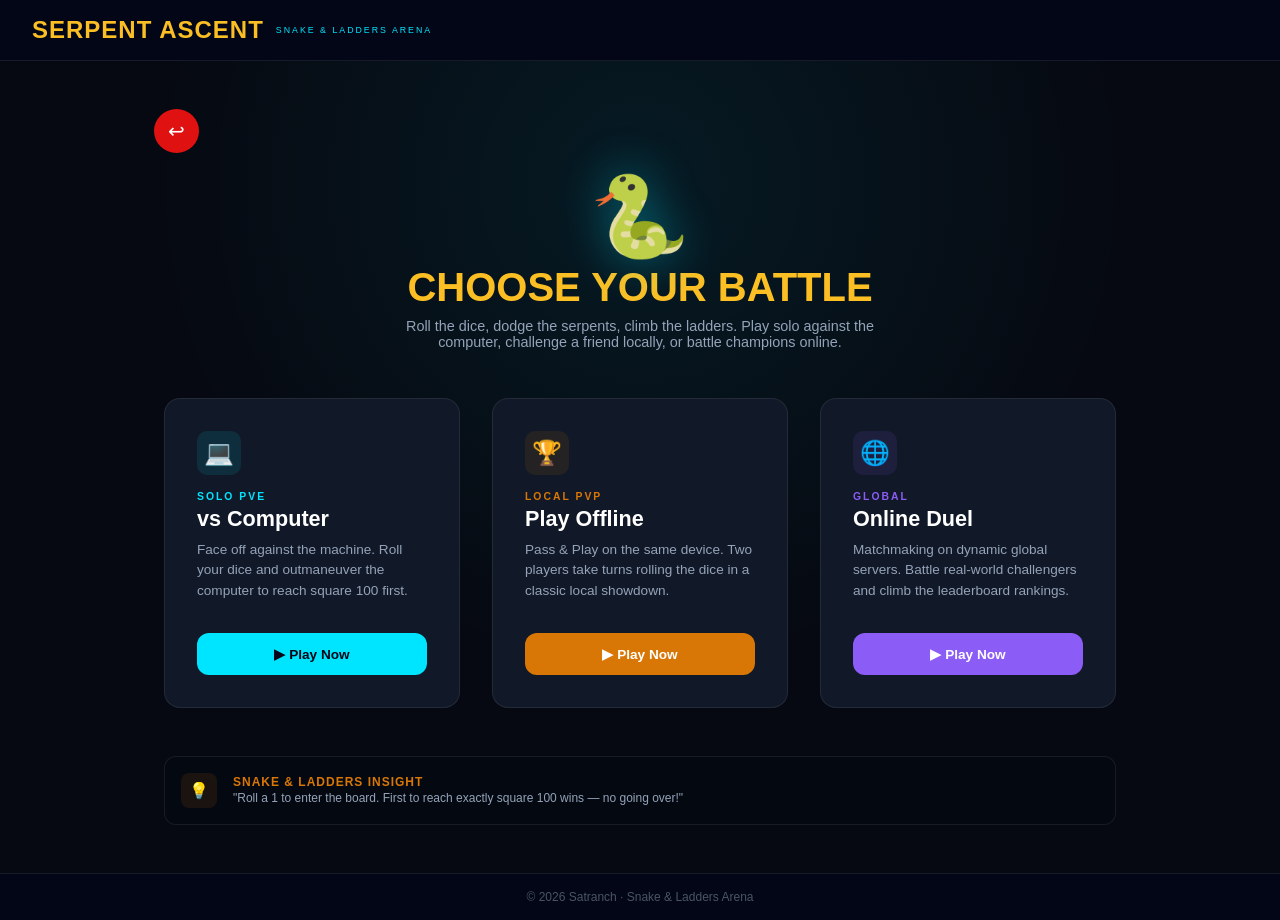
<file: snl/snakebase.html>
<!DOCTYPE html>
<html lang="en">
<head>
  <meta charset="UTF-8">
  <meta name="viewport" content="width=device-width, initial-scale=1.0">
  <title>Serpent Ascent — Snake & Ladders Arena</title>

  <style>
    :root {
      --bg-color: #060911;
      --card-bg: #111827;
      --border: rgba(255, 255, 255, 0.08);
      --cyan: #00e5ff;
      --amber: #d97706;
      --violet: #8b5cf6;
      --text: #ffffff;
      --desc: #94a3b8;
    }

    * { margin: 0; padding: 0; box-sizing: border-box; font-family: sans-serif; }

    body {
      background-color: var(--bg-color);
      color: var(--text);
      min-height: 100vh;
      display: flex;
      flex-direction: column;
      justify-content: space-between;
      background-image: radial-gradient(circle at 50% 20%, rgba(0, 229, 255, 0.08) 0%, transparent 50%);
    }

    /* Header */
    header {
      display: flex;
      align-items: center;
      justify-content: space-between;
      padding: 1rem 2rem;
      background-color: #020617;
      border-bottom: 1px solid var(--border);
    }

    .logo-group { display: flex; align-items: center; gap: 0.75rem; }
    .logo-title { font-size: 1.5rem; font-weight: 900; letter-spacing: 1px; color: #fbbf24; }
    .logo-sub   { font-size: 0.55rem; color: var(--cyan); letter-spacing: 2px; text-transform: uppercase; }

    .snakebase-hero {
      position: relative;
      display: flex;
      justify-content: center;
      margin-bottom: 0.5rem;
    }

    .snake-icon {
      font-size: 5rem;
      line-height: 1;
      filter: drop-shadow(0 0 24px rgba(0, 229, 255, 0.4));
      animation: floatIcon 3s ease-in-out infinite;
    }

    @keyframes floatIcon {
      0%, 100% { transform: translateY(0); }
      50%       { transform: translateY(-10px); }
    }

    main { max-width: 1000px; margin: 0 auto; padding: 3rem 1.5rem; width: 100%; }

    .hero { text-align: center; margin-bottom: 3rem; }
    .hero h1 { font-size: 2.5rem; font-weight: 800; margin-bottom: 0.5rem; color: #fbbf24; }
    .hero p { color: var(--desc); font-size: 0.9rem; max-width: 500px; margin: 0 auto; }

    .game-grid {
      display: grid;
      grid-template-columns: repeat(auto-fit, minmax(280px, 1fr));
      gap: 2rem;
      margin-bottom: 3rem;
    }

    .game-card {
      background-color: var(--card-bg);
      border: 1px solid var(--border);
      border-radius: 16px;
      padding: 2rem;
      display: flex;
      flex-direction: column;
      justify-content: space-between;
      transition: transform 0.3s ease, border-color 0.3s ease;
    }

    .game-card:hover { transform: translateY(-8px); }
    .card-cyan:hover   { border-color: var(--cyan);   box-shadow: 0 10px 20px rgba(0, 229, 255, 0.1); }
    .card-amber:hover  { border-color: var(--amber);  box-shadow: 0 10px 20px rgba(217, 119, 6, 0.1); }
    .card-violet:hover { border-color: var(--violet); box-shadow: 0 10px 20px rgba(139, 92, 246, 0.1); }

    .card-icon {
      width: 44px; height: 44px; border-radius: 10px;
      display: flex; align-items: center; justify-content: center;
      margin-bottom: 1rem; font-size: 1.5rem;
    }
    .card-cyan .card-icon   { background-color: rgba(0, 229, 255, 0.1); }
    .card-amber .card-icon  { background-color: rgba(217, 119, 6, 0.1); }
    .card-violet .card-icon { background-color: rgba(139, 92, 246, 0.1); }

    .card-tag {
      font-size: 0.65rem; text-transform: uppercase;
      letter-spacing: 2px; font-weight: bold; margin-bottom: 0.25rem;
    }
    .card-cyan .card-tag   { color: var(--cyan); }
    .card-amber .card-tag  { color: var(--amber); }
    .card-violet .card-tag { color: var(--violet); }

    .game-title { font-size: 1.35rem; font-weight: bold; margin-bottom: 0.5rem; }
    .game-desc  { color: var(--desc); font-size: 0.85rem; margin-bottom: 2rem; line-height: 1.5; }

    .play-btn {
      width: 100%;
      padding: 0.8rem;
      border-radius: 12px;
      font-weight: bold;
      font-size: 0.85rem;
      border: none;
      cursor: pointer;
      display: flex;
      align-items: center;
      justify-content: center;
      gap: 0.5rem;
      color: #020617;
      transition: opacity 0.2s ease;
      font-family: sans-serif;
    }
    .play-btn:hover { opacity: 0.9; }
    .btn-cyan   { background-color: var(--cyan); }
    .btn-amber  { background-color: var(--amber); color: white; }
    .btn-violet { background-color: var(--violet); color: white; }

    .tip-box {
      border: 1px solid var(--border);
      background-color: rgba(2, 6, 23, 0.2);
      padding: 1rem; border-radius: 12px;
      display: flex; align-items: center; gap: 1rem;
    }
    .tip-icon {
      background-color: rgba(217, 119, 6, 0.1);
      color: var(--amber); padding: 0.5rem; border-radius: 8px; display: flex;
    }
    .tip-content h4 { font-size: 0.75rem; text-transform: uppercase; color: var(--amber); letter-spacing: 1px; }
    .tip-content p  { font-size: 0.75rem; color: var(--desc); margin-top: 0.1rem; }

    footer {
      border-top: 1px solid var(--border);
      background-color: #020617;
      padding: 1rem; text-align: center;
      font-size: 0.75rem; color: #4b5563;
    }

    @media (max-width: 640px) {
      header { padding: 1rem; }
      .hero h1 { font-size: 2rem; }
      .tip-box { flex-direction: column; text-align: center; }
    }

    .back{
      border: none; 
      margin-left: -10px;
      margin-right: 10px; 
      font-size:20px; 
      padding:10px 14px; 
      background-color: rgb(224, 17, 17); 
      border-radius: 100%;
      cursor: pointer;
      color: white;
    }
    .back:hover { transform: translateY(-4px); box-shadow: 0 0px 20px rgba(237, 125, 125, 0.5); }

    /* --- MODAL DIALOGUE STYLING --- */
    .modal-overlay {
      position: fixed;
      top: 0; left: 0; width: 100%; height: 100%;
      background-color: rgba(2, 6, 23, 0.85);
      backdrop-filter: blur(8px);
      display: flex; align-items: center; justify-content: center;
      z-index: 1000;
      opacity: 0; pointer-events: none;
      transition: opacity 0.3s ease;
    }
    
    .modal-overlay.active {
      opacity: 1;
      pointer-events: auto;
    }

    .modal-box {
      background-color: var(--card-bg);
      border: 1px solid var(--cyan);
      box-shadow: 0 0 30px rgba(0, 229, 255, 0.2);
      border-radius: 16px;
      width: 90%;
      max-width: 540px;
      padding: 2rem;
      position: relative;
      transform: scale(0.9);
      transition: transform 0.3s ease;
    }

    .modal-overlay.active .modal-box {
      transform: scale(1);
    }

    .modal-close {
      position: absolute;
      top: 1rem; right: 1rem;
      background: none; border: none;
      color: var(--desc); font-size: 1.5rem;
      cursor: pointer; transition: color 0.2s;
    }
    .modal-close:hover { color: var(--cyan); }

    .modal-header { margin-bottom: 1.25rem; }
    .modal-tag {
      font-size: 0.65rem; text-transform: uppercase;
      letter-spacing: 2px; font-weight: bold; color: var(--cyan);
      margin-bottom: 0.25rem;
    }
    .modal-title { font-size: 1.35rem; font-weight: bold; }

    /* Aspect ratio matched for 1:1 square game boards */
    .slider-container {
      position: relative;
      width: 100%;
      aspect-ratio: 1 / 1;
      border-radius: 8px;
      overflow: hidden;
      border: 1px solid var(--border);
      background-color: rgba(0,0,0,0.3);
    }

    .slider-wrapper {
      display: flex;
      width: 100%; height: 100%;
      transition: transform 0.4s cubic-bezier(0.4, 0, 0.2, 1);
    }

    .slide-img {
      min-width: 100%;
      height: 100%;
      object-fit: cover;
    }

    .slider-arrow {
      position: absolute;
      top: 50%; transform: translateY(-50%);
      background-color: rgba(2, 6, 23, 0.8);
      border: 1px solid var(--border);
      color: white; width: 40px; height: 40px;
      border-radius: 50%; display: flex;
      align-items: center; justify-content: center;
      cursor: pointer; font-size: 1.2rem;
      transition: all 0.2s;
      user-select: none;
      z-index: 10;
    }
    .slider-arrow:hover {
      border-color: var(--cyan);
      color: var(--cyan);
      box-shadow: 0 0 10px rgba(0, 229, 255, 0.4);
    }
    .arrow-left { left: 12px; }
    .arrow-right { right: 12px; }

    .slider-dots {
      display: flex; justify-content: center; gap: 0.5rem; margin-top: 1rem;
    }
    .dot {
      width: 10px; height: 10px; border-radius: 50%;
      background-color: rgba(255,255,255,0.2);
      cursor: pointer; transition: background-color 0.2s;
    }
    .dot.active { background-color: var(--cyan); }

    .modal-footer {
      margin-top: 1.5rem;
      display: flex; justify-content: flex-end;
    }
    .modal-start-btn {
      padding: 0.75rem 2rem;
      border-radius: 8px; font-weight: bold;
      border: none; cursor: pointer;
      background-color: var(--cyan); color: #020617;
      transition: opacity 0.2s;
    }
    .modal-start-btn:hover { opacity: 0.9; }
  </style>
</head>
<body>

  <header>
    <div class="logo-group">
      <h2 class="logo-title">SERPENT ASCENT</h2>
      <div>
        <p class="logo-sub">Snake &amp; Ladders Arena</p>
      </div>
    </div>
  </header>

  <main>
    <div style="display: flex; align-items: center; margin-bottom: 1.5rem;">
      <button onclick="history.back()" class="back">&#8617</button>
    </div>

    <div class="snakebase-hero">
      <span class="snake-icon">🐍</span>
    </div>

    <div class="hero">
      <h1>CHOOSE YOUR BATTLE</h1>
      <p>Roll the dice, dodge the serpents, climb the ladders. Play solo against the computer, challenge a friend locally, or battle champions online.</p>
    </div>

    <div class="game-grid">
      <!-- Card 1: vs Computer -->
      <div class="game-card card-cyan">
        <div>
          <div class="card-icon">💻</div>
          <p class="card-tag">Solo PvE</p>
          <h3 class="game-title">vs Computer</h3>
          <p class="game-desc">Face off against the machine. Roll your dice and outmaneuver the computer to reach square 100 first.</p>
        </div>
        <button onclick="openModal()" class="play-btn btn-cyan">▶ Play Now</button>
      </div>

      <!-- Card 2: Local PvP -->
      <div class="game-card card-amber">
        <div>
          <div class="card-icon">🏆</div>
          <p class="card-tag">Local PvP</p>
          <h3 class="game-title">Play Offline</h3>
          <p class="game-desc">Pass &amp; Play on the same device. Two players take turns rolling the dice in a classic local showdown.</p>
        </div>
        <button onclick="openPVPModal()" class="play-btn btn-amber">▶ Play Now</button>
      </div>

      <!-- Card 3: Online -->
      <div class="game-card card-violet">
        <div>
          <div class="card-icon">🌐</div>
          <p class="card-tag">Global</p>
          <h3 class="game-title">Online Duel</h3>
          <p class="game-desc">Matchmaking on dynamic global servers. Battle real-world challengers and climb the leaderboard rankings.</p>
        </div>
        <button class="play-btn btn-violet" onclick="window.location.href='index3.html'">▶ Play Now</button>
      </div>
    </div>

    <div class="tip-box">
      <div class="tip-icon">💡</div>
      <div class="tip-content">
        <h4>Snake &amp; Ladders Insight</h4>
        <p>"Roll a 1 to enter the board. First to reach exactly square 100 wins — no going over!"</p>
      </div>
    </div>
  </main>

  <!-- DIALOGUE SLIDER BOX MODAL -->
  <div class="modal-overlay" id="pveModal" onclick="closeModalOnOverlay(event, 'pve')">
    <div class="modal-box" onclick="event.stopPropagation()">
      <button class="modal-close" onclick="closePveModal()">&times;</button>
      
      <div class="modal-header">
        <p class="modal-tag">Solo PvE Setup</p>
        <h3 class="modal-title">Select Arena Board</h3>
      </div>

      <div class="slider-container">
        <div class="slider-wrapper" id="pveSliderWrapper">
          <img class="slide-img" src="asset/Board1.png" alt="Classic Grid Arena">
          <img class="slide-img" src="asset/Board2.jpeg" alt="Emerald Forest Arena">
          <img class="slide-img" src="asset/Board3.jpeg" alt="Cyber Grid Arena">
        </div>
        
        <div class="slider-arrow arrow-left" onclick="moveSlide(-1, 'pve')">&#10094;</div>
        <div class="slider-arrow arrow-right" onclick="moveSlide(1, 'pve')">&#10095;</div>
      </div>

      <div class="slider-dots">
        <div class="dot pve-dot active" onclick="setSlide(0, 'pve')"></div>
        <div class="dot pve-dot" onclick="setSlide(1, 'pve')"></div>
        <div class="dot pve-dot" onclick="setSlide(2, 'pve')"></div>
      </div>

      <div class="modal-footer">
        <button class="modal-start-btn" onclick="launchBattle()">Launch Battle</button>
      </div>
    </div>
  </div>
  <!-- DIALOGUE SLIDER BOX MODAL -->
  <div class="modal-overlay" id="pvpModal" onclick="closeModalOnOverlay(event, 'pvp')">
    <div class="modal-box" onclick="event.stopPropagation()">
      <button class="modal-close" onclick="closePvpModal()">&times;</button>
      
      <div class="modal-header">
        <p class="modal-tag">Local PvP Setup</p>
        <h3 class="modal-title">Select Arena Board</h3>
      </div>

      <div class="slider-container">
        <div class="slider-wrapper" id="pvpSliderWrapper">
          <img class="slide-img" src="asset/Board1.png" alt="Classic Grid Arena">
          <img class="slide-img" src="asset/Board2.jpeg" alt="Emerald Forest Arena">
          <img class="slide-img" src="asset/Board3.jpeg" alt="Cyber Grid Arena">
        </div>
        
        <div class="slider-arrow arrow-left" onclick="moveSlide(-1, 'pvp')">&#10094;</div>
        <div class="slider-arrow arrow-right" onclick="moveSlide(1, 'pvp')">&#10095;</div>
      </div>

      <div class="slider-dots">
        <div class="dot pvp-dot active" onclick="setSlide(0, 'pvp')"></div>
        <div class="dot pvp-dot" onclick="setSlide(1, 'pvp')"></div>
        <div class="dot pvp-dot" onclick="setSlide(2, 'pvp')"></div>
      </div>

      <div class="modal-footer">
        <button class="modal-start-btn" onclick="launchPvP()">Launch Battle</button>
      </div>
    </div>
  </div>
  <footer>
    &copy; 2026 Satranch · Snake &amp; Ladders Arena
  </footer>

  <script>
    const pveModal = document.getElementById('pveModal');
    const pvpModal = document.getElementById('pvpModal');
    const pveSliderWrapper = document.getElementById('pveSliderWrapper');
    const pvpSliderWrapper = document.getElementById('pvpSliderWrapper');
    const pveDots = pveModal.querySelectorAll('.pve-dot');
    const pvpDots = pvpModal.querySelectorAll('.pvp-dot');
    
    let pveCurrentSlide = 0;
    let pvpCurrentSlide = 0;
    const pveTotalSlides = pveDots.length;
    const pvpTotalSlides = pvpDots.length;

    function openModal() {
      pveModal.classList.add('active');
      updateSliderPosition('pve');
    }

    function openPVPModal() {
      pvpModal.classList.add('active');
      updateSliderPosition('pvp');
    }

    function closePveModal() {
      pveModal.classList.remove('active');
    }

    function closePvpModal() {
      pvpModal.classList.remove('active');
    }

    function closeModalOnOverlay(e, type) {
      if (type === 'pve' && e.target === pveModal) {
        closePveModal();
      }
      if (type === 'pvp' && e.target === pvpModal) {
        closePvpModal();
      }
    }

    function moveSlide(direction, type) {
      if (type === 'pve') {
        pveCurrentSlide += direction;
        if (pveCurrentSlide >= pveTotalSlides) pveCurrentSlide = 0;
        if (pveCurrentSlide < 0) pveCurrentSlide = pveTotalSlides - 1;
      } else {
        pvpCurrentSlide += direction;
        if (pvpCurrentSlide >= pvpTotalSlides) pvpCurrentSlide = 0;
        if (pvpCurrentSlide < 0) pvpCurrentSlide = pvpTotalSlides - 1;
      }
      updateSliderPosition(type);
    }

    function setSlide(index, type) {
      if (type === 'pve') {
        pveCurrentSlide = index;
      } else {
        pvpCurrentSlide = index;
      }
      updateSliderPosition(type);
    }

    function updateSliderPosition(type) {
      const currentSlide = type === 'pve' ? pveCurrentSlide : pvpCurrentSlide;
      const slider = type === 'pve' ? pveSliderWrapper : pvpSliderWrapper;
      const dots = type === 'pve' ? pveDots : pvpDots;
      slider.style.transform = `translateX(-${currentSlide * 100}%)`;
      dots.forEach((dot, index) => {
        dot.classList.toggle('active', index === currentSlide);
      });
    }

    function launchBattle() {
      window.location.href = `index.html?map=${pveCurrentSlide}`;
    }

    function launchPvP() {
      window.location.href = `index2.html?map=${pvpCurrentSlide}`;
    }

    document.addEventListener('keydown', (e) => {
      if (pveModal.classList.contains('active')) {
        if (e.key === 'ArrowLeft') moveSlide(-1, 'pve');
        if (e.key === 'ArrowRight') moveSlide(1, 'pve');
        if (e.key === 'Escape') closePveModal();
      }
      if (pvpModal.classList.contains('active')) {
        if (e.key === 'ArrowLeft') moveSlide(-1, 'pvp');
        if (e.key === 'ArrowRight') moveSlide(1, 'pvp');
        if (e.key === 'Escape') closePvpModal();
      }
    });
  </script>
</body>
</html>
</file>
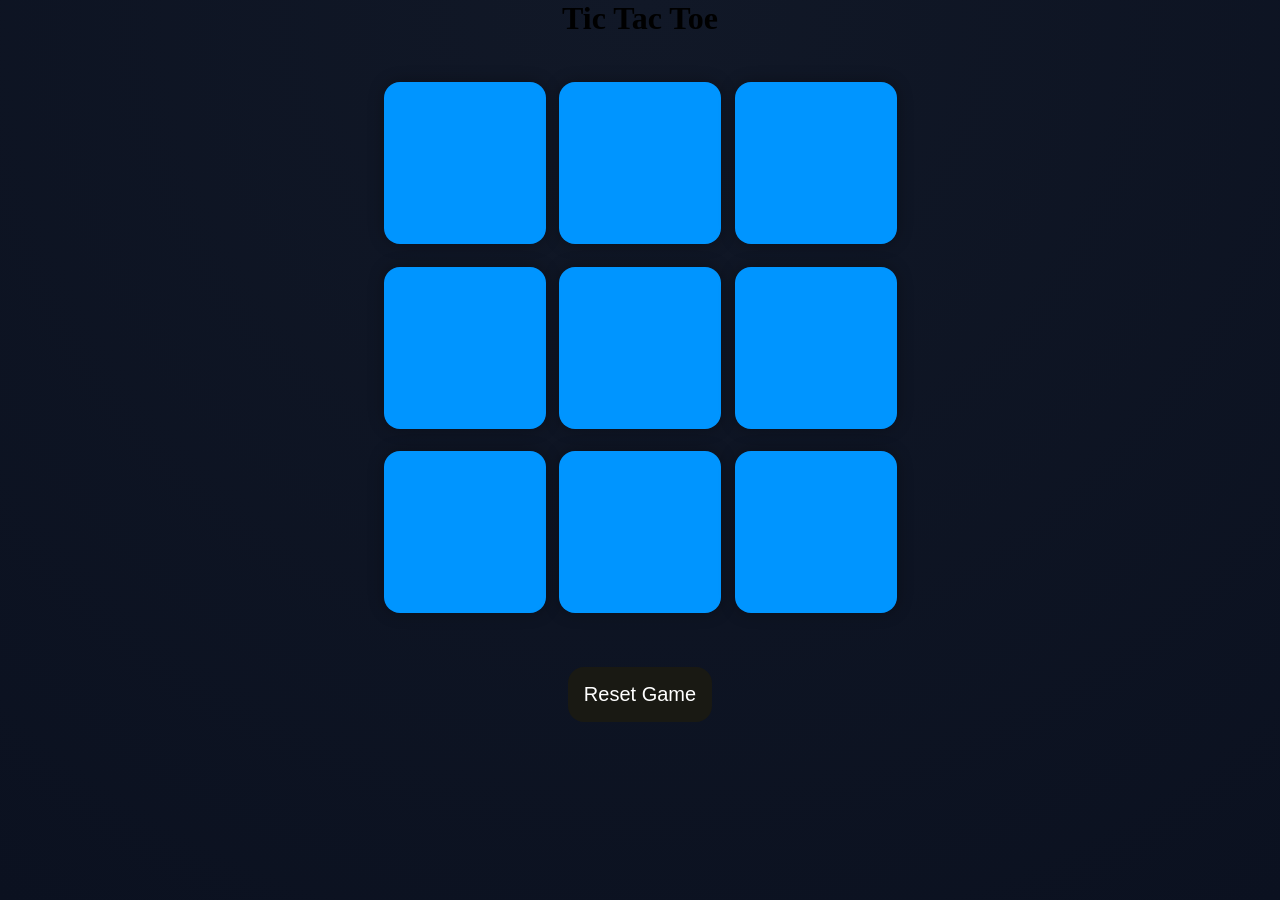
<file: ttt/ttt.html>
<html>
<head>
    <style>
        * {
            margin: 0;
            padding: 0;
        }
        body {
            background: radial-gradient(circle at top, #111827 0%, #0b1120 100%);
            text-align: center;
        }
        .container {
            height: 70vh;
            display: flex;
            justify-content: center;
            align-items: center;
        }
        .game {
            height: 60vmin;
            width: 60vmin;
            display: flex;
            flex-wrap: wrap;
            gap: 1.5vmin;
            justify-content: center;
        }
        .box {
            height: 18vmin;
            width: 18vmin;
            border-radius: 1rem;
            border: none;
            box-shadow: 0 0 1rem rgba(0,0,0,0.3);
            font-size: 8vmin;
            color: red;
            background-color: rgb(0, 149, 255);
        }
        #reset {
            padding: 1rem;
            font-size: 1.25rem;
            background: #191913;
            color: white;
            border-radius: 1rem;
            border: none;
        }
        .box:hover {
            background-color: rgb(14, 164, 191);
            border: 2px solid rgb(12, 231, 227);
            transform: scale(1.08);
            cursor: pointer;
            box-shadow: 0 0 10px rgb(12, 231, 227,0.4);
        }
        #new-btn {
            padding: 1rem;
            font-size: 1.25rem;
            background: #191913;
            color: white;
            border-radius: 1rem;
            border: none;
        }
        #msg {
            font-size: 8vmin;
        }
        .msg-container {
            height: 30vmin;
        }
        .hide {
            display: none;
        }
    </style>
</head>
<body>
    <div class="msg-container hide">
        <p id="msg">Winner</p>
        <button id="new-btn">New Game</button>
    </div>
    <main>
        <h1>Tic Tac Toe</h1>
        <div class="container">
            <div class="game">
                <button class="box"></button>
                <button class="box"></button>
                <button class="box"></button>
                <button class="box"></button>
                <button class="box"></button>
                <button class="box"></button>
                <button class="box"></button>
                <button class="box"></button>
                <button class="box"></button>
            </div>
        </div>
        <button id="reset">Reset Game</button>
    </main>
    <script>
        let boxes = [...document.querySelectorAll('.box')];
        let resetBtn = document.querySelector('#reset');
        let turnO = true; // Player O starts
        let newGameBtn = document.querySelector('#new-btn');
        let msgContainer = document.querySelector('.msg-container');
        let msg = document.querySelector('#msg');

        const winPatterns = [
            [0, 1, 2],
            [0, 3, 6],
            [0, 4, 8],
            [1, 4, 7],
            [2, 5, 8],
            [2, 4, 6],
            [3, 4, 5],
            [6, 7, 8]
        ];

        boxes.forEach((box) => {
            box.addEventListener('click', function () {
                if (turnO) {
                    box.innerText = 'O';
                    box.style.color = 'rgb(21, 8, 67)';
                    box.style.fontSize = '12vmin';
                    box.style.fontWeight = 'bold';
                    box.style.textShadow = '0 0 7px rgb(21, 8, 67,0.5)';
                    turnO = false;
                    box.disabled = true;
                    checkWinner();
                } else {
                    box.innerText = 'X';
                    box.style.color = 'rgb(21, 8, 67)';
                    box.style.fontSize = '12vmin';
                    box.style.fontWeight = 'bold';
                    box.style.textShadow = '0 0 7px rgb(21, 8, 67,0.5)';
                    turnO = true;
                    box.disabled = true;
                    checkWinner();
                }
            });
        });

        const enableBoxes = () => {
            for (let box of boxes) {
                box.disabled = false;
                box.innerText = "";
            }
        };

        const disableBoxes = () => {
            for (let box of boxes) {
                box.disabled = true;
            }
        };

        const showWinner = (winner) => {
            msg.innerText = `Congratulations, Winner is ${winner}`;
            msgContainer.classList.remove('hide');
            disableBoxes();
        };

        const checkWinner = () => {
            let hasWin = false;
            for (let pattern of winPatterns) {
                let pos1Val = boxes[pattern[0]].innerText;
                let pos2Val = boxes[pattern[1]].innerText;
                let pos3Val = boxes[pattern[2]].innerText;

                if (pos1Val !== "" && pos2Val!=="" && pos3Val!=="" && 
                    pos1Val === pos2Val && pos2Val === pos3Val) {
                    showWinner(pos1Val);
                    hasWin = true;
                    return;
                }
            }

            if (!hasWin) {
                const allBoxes = [...boxes].every((box) => box.innerText !== "");
                if (allBoxes) {
                    msgContainer.classList.remove('hide');
                    msg.innerText = 'Match Drawn';
                }
            }
        };

        const resetGame = () => {
            turnO = true;
            enableBoxes();
            msgContainer.classList.add('hide');
        };

        newGameBtn.addEventListener('click', resetGame);
        resetBtn.addEventListener('click', resetGame);
    </script>
</body>
</html>
</file>
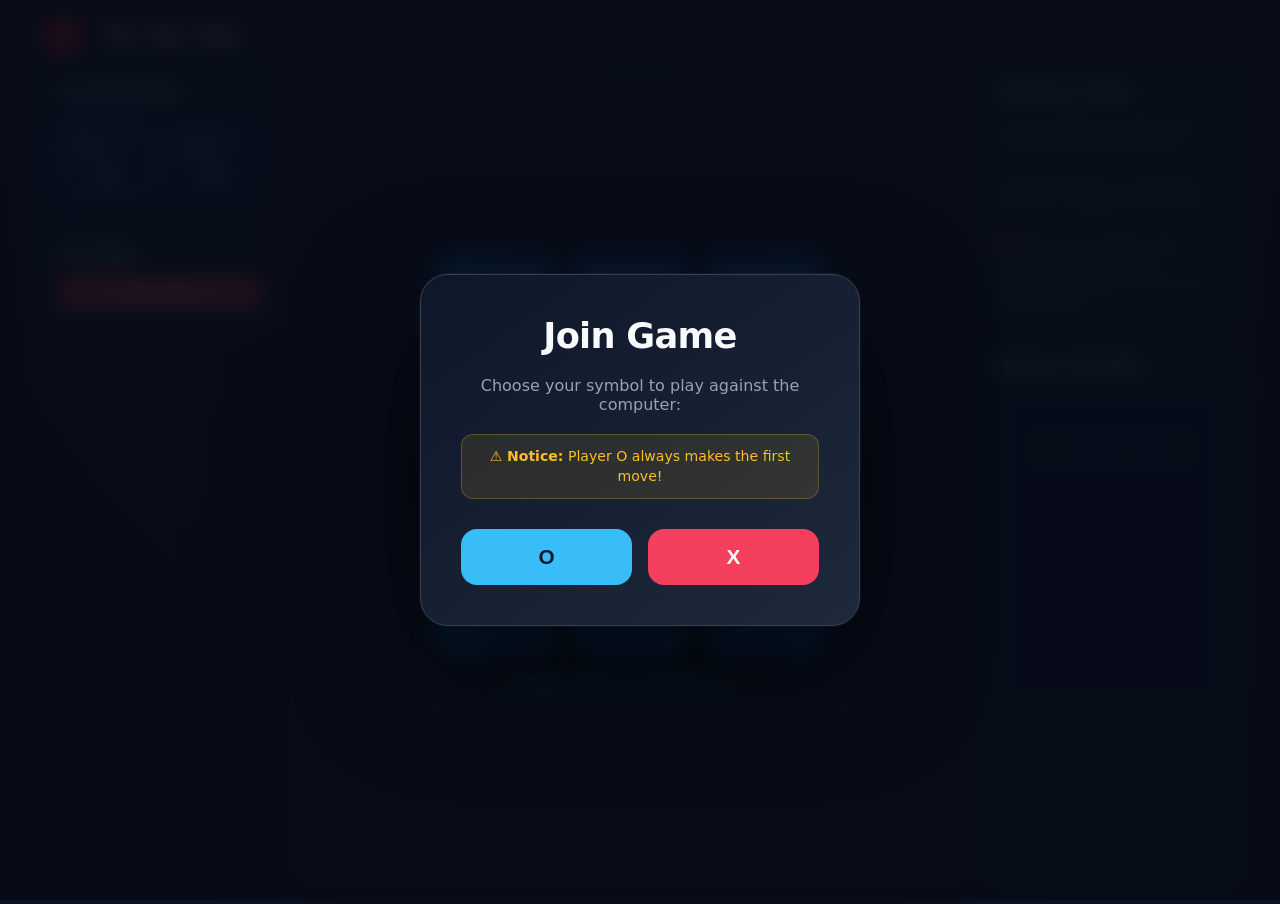
<file: ttt/ttt1.html>
<!DOCTYPE html>
<html lang="en">
<head>
  <meta charset="UTF-8" />
  <meta name="viewport" content="width=device-width, initial-scale=1.0" />
  <title>Tic Tac Toe - vs Computer</title>
  <style>
    :root {
      --accent: #e2e8f0;
      --background: #0f172a;
      --panel-bg: #0f172a;
      --border-color: #334155;
    }

    * { 
      box-sizing: border-box; 
      margin: 0;
      padding: 0;
    }

    body {
      font-family: Inter, system-ui, -apple-system, BlinkMacSystemFont, "Segoe UI", sans-serif;
      color: var(--accent);
      background: radial-gradient(circle at top, #111827 0%, #0b1120 100%);
      min-height: 100vh;
      display: flex;
      flex-direction: column;
      justify-content: flex-start;
      align-items: center;
      padding: 16px;
      overflow: hidden;
    }

    /* ── Header Area & Back Button ── */
    .top-bar {
      width: 100%;
      max-width: 1200px;
      display: flex;
      align-items: center;
      margin-bottom: 12px;
      gap: 16px;
    }

    .back {
      border: none;
      font-size: 20px; 
      padding: 8px 14px; 
      background-color: rgb(224, 17, 17); 
      color: white;
      border-radius: 50%;
      cursor: pointer;
      display: flex;
      align-items: center;
      justify-content: center;
      transition: transform 0.2s, box-shadow 0.2s;
    }
    .back:hover { 
      transform: translateY(-2px); 
      box-shadow: 0 4px 15px rgba(224, 17, 17, 0.4); 
    }

    h1.game-title {
      font-size: 1.5rem;
      font-weight: 800;
      letter-spacing: -0.02em;
      color: #f8fafc;
    }

    /* ── Three-column layout ── */
    .layout {
      display: grid;
      grid-template-columns: 240px 1fr 260px;
      grid-template-areas: "left center right";
      align-items: stretch;
      gap: 14px;
      width: 100%;
      max-width: 1200px;
      height: calc(100vh - 80px);
    }

    .left-panel  { grid-area: left; }
    .board-main  { grid-area: center; }
    .right-panel { grid-area: right; }

    /* ── Sidebars ── */
    .sidebar {
      display: flex;
      flex-direction: column;
      gap: 12px;
      height: 100%;
    }

    .sidebar-section {
      width: 100%;
      background: var(--panel-bg);
      border: 1px solid var(--border-color);
      border-radius: 18px;
      padding: 16px;
      display: flex;
      flex-direction: column;
    }

    .sidebar-section h2 {
      margin: 0 0 12px;
      font-size: 0.95rem;
      color: #f8fafc;
      text-transform: uppercase;
      font-weight: 700;
      letter-spacing: 0.05em;
    }

    /* ── Center Board Column ── */
    main.board-main {
      width: 100%;
      height: 100%;
      background: #111827;
      border: 1px solid var(--border-color);
      border-radius: 20px;
      padding: 24px;
      box-shadow: 0 24px 80px rgba(0,0,0,0.45);
      display: flex;
      flex-direction: column;
      align-items: center;
      justify-content: center;
    }

    .board-wrapper {
      width: 100%;
      display: flex;
      flex-direction: column;
      gap: 20px;
      align-items: center;
      justify-content: center;
    }

    /* ── Preserved Original Tic Tac Toe Board Styling ── */
    .container {
      display: flex;
      justify-content: center;
      align-items: center;
    }

    .game {
      height: 48vmin;
      width: 48vmin;
      max-height: 400px;
      max-width: 400px;
      display: flex;
      flex-wrap: wrap;
      gap: 1.5vmin;
      justify-content: center;
    }

    .box {
      height: 14.5vmin;
      width: 14.5vmin;
      max-height: 120px;
      max-width: 120px;
      border-radius: 1rem;
      border: none;
      box-shadow: 0 0 1rem rgba(0,0,0,0.3);
      font-size: 8vmin;
      color: red;
      background-color: rgb(0, 149, 255);
      transition: background-color 0.15s, transform 0.15s, box-shadow 0.15s;
    }

    .box:hover {
      background-color: rgb(14, 164, 191);
      border: 2px solid rgb(12, 231, 227);
      transform: scale(1.06);
      cursor: pointer;
      box-shadow: 0 0 10px rgba(12, 231, 227, 0.4);
    }

    .box:disabled {
      cursor: not-allowed;
      transform: none;
      box-shadow: none;
    }

    /* Status text styling similar to Chess */
    .status {
      font-weight: 700;
      font-size: 1.1rem;
      color: #38bdf8;
      text-transform: uppercase;
      letter-spacing: 0.05em;
      text-shadow: 0 0 10px rgba(56, 189, 248, 0.2);
    }

    /* ── Controls & Scoreboard ── */
    .controls {
      display: flex;
      flex-direction: column;
      gap: 12px;
      width: 100%;
    }

    button.control-btn {
      padding: 10px 14px;
      border: none;
      border-radius: 10px;
      color: white;
      cursor: pointer;
      font-size: 0.88rem;
      font-weight: 600;
      width: 100%;
      transition: background 0.15s, transform 0.1s;
    }

    #reset {
      background: #ef4444;
    }
    #reset:hover {
      background: #dc2626;
    }

    .action-row {
      display: flex;
      gap: 8px;
      width: 100%;
    }
    .action-row button { flex: 1; }

    /* Scoreboard styles matching index.html */
    .scoreboard {
      display: grid;
      grid-template-columns: 1fr 1fr;
      gap: 8px;
      width: 100%;
      margin-top: 4px;
    }

    .score-item {
      display: flex;
      flex-direction: column;
      align-items: center;
      gap: 4px;
      padding: 10px;
      background: #15233b;
      border: 1px solid var(--border-color);
      border-radius: 12px;
      font-size: 0.8rem;
      font-weight: 700;
      transition: border-color 0.2s, box-shadow 0.2s;
    }

    .score-item.active {
      border-color: #38bdf8;
      box-shadow: 0 0 12px rgba(56, 189, 248, 0.25);
    }

    .score-item span:first-child {
      color: #94a3b8;
    }

    .score-item span:last-child {
      color: #f8fafc;
      font-size: 1.3rem;
    }

    /* ── Info & Match History (Right Panel) ── */
    .info {
      color: #cbd5e1;
      font-size: 0.82rem;
      line-height: 1.5;
      margin: 0;
    }

    .match-history {
      flex-grow: 1;
      min-height: 180px;
      max-height: 320px;
      overflow-y: auto;
      border: 1px solid #1e293b;
      background-color: #0b1329;
      border-radius: 10px;
      padding: 10px;
    }

    .match-list-empty {
      color: #64748b;
      font-size: 0.85rem;
      font-style: italic;
      text-align: center;
      padding-top: 40px;
    }

    .history-item {
      display: flex;
      justify-content: space-between;
      font-size: 0.85rem;
      padding: 6px 8px;
      border-bottom: 1px solid #1e293b;
      font-family: monospace;
    }
    .history-item:last-child {
      border-bottom: none;
    }
    .history-idx {
      color: #64748b;
    }
    .history-outcome {
      font-weight: bold;
    }
    .outcome-o { color: #38bdf8; }
    .outcome-x { color: #f43f5e; }
    .outcome-draw { color: #fbbf24; }

    /* Custom scrollbar */
    .match-history::-webkit-scrollbar {
      width: 6px;
    }
    .match-history::-webkit-scrollbar-track {
      background: transparent;
    }
    .match-history::-webkit-scrollbar-thumb {
      background: #334155;
      border-radius: 3px;
    }

    /* ── Premium Setup Selector Dialogue overlay ── */
    .setup-overlay {
      position: fixed;
      inset: 0;
      z-index: 1000;
      display: flex;
      align-items: center;
      justify-content: center;
      background: rgba(7, 12, 24, 0.9);
      backdrop-filter: blur(10px);
      -webkit-backdrop-filter: blur(10px);
      animation: fadeInOverlay 0.3s ease forwards;
    }

    .setup-card {
      background: linear-gradient(145deg, #0f172a, #1e293b);
      border: 1px solid #334155;
      border-radius: 28px;
      padding: 40px;
      text-align: center;
      box-shadow: 0 40px 120px rgba(0,0,0,0.7), 0 0 0 1px rgba(255,255,255,0.05);
      display: flex;
      flex-direction: column;
      align-items: center;
      gap: 20px;
      max-width: 440px;
      width: 90%;
      animation: popIn 0.35s cubic-bezier(0.34, 1.56, 0.64, 1);
    }

    .setup-title {
      font-size: 2.2rem;
      font-weight: 800;
      letter-spacing: -0.02em;
      color: #f8fafc;
    }

    .setup-desc {
      font-size: 1rem;
      color: #94a3b8;
    }

    .setup-warning {
      font-size: 0.88rem;
      color: #fbbf24;
      background: rgba(251, 191, 36, 0.1);
      border: 1px solid rgba(251, 191, 36, 0.25);
      padding: 12px 18px;
      border-radius: 12px;
      line-height: 1.4;
      font-weight: 500;
    }

    .setup-options {
      display: flex;
      gap: 16px;
      width: 100%;
      margin-top: 10px;
    }

    .setup-btn {
      flex: 1;
      padding: 16px;
      font-size: 1.3rem;
      font-weight: 800;
      border-radius: 16px;
      border: none;
      cursor: pointer;
      transition: transform 0.2s, box-shadow 0.2s;
    }

    .setup-btn.btn-o {
      background: #38bdf8;
      color: #0f172a;
    }
    .setup-btn.btn-o:hover {
      transform: translateY(-2px);
      box-shadow: 0 8px 24px rgba(56, 189, 248, 0.4);
    }

    .setup-btn.btn-x {
      background: #f43f5e;
      color: white;
    }
    .setup-btn.btn-x:hover {
      transform: translateY(-2px);
      box-shadow: 0 8px 24px rgba(244, 63, 94, 0.4);
    }

    /* ── Premium Game Over Overlay (Modal) ── */
    .gameover-overlay {
      position: fixed;
      inset: 0;
      z-index: 999;
      display: flex;
      align-items: center;
      justify-content: center;
      background: rgba(7, 12, 24, 0.85);
      backdrop-filter: blur(8px);
      -webkit-backdrop-filter: blur(8px);
      animation: fadeInOverlay 0.3s ease forwards;
    }

    @keyframes fadeInOverlay {
      from { opacity: 0; }
      to   { opacity: 1; }
    }

    .gameover-card {
      background: linear-gradient(145deg, #0f172a, #1e293b);
      border: 1px solid #334155;
      border-radius: 28px;
      padding: 40px 48px;
      text-align: center;
      box-shadow: 0 40px 120px rgba(0,0,0,0.7), 0 0 0 1px rgba(255,255,255,0.05);
      display: flex;
      flex-direction: column;
      align-items: center;
      gap: 16px;
      animation: popIn 0.35s cubic-bezier(0.34, 1.56, 0.64, 1);
      max-width: 400px;
      width: 90%;
    }

    @keyframes popIn {
      from { transform: scale(0.85); opacity: 0; }
      to   { transform: scale(1);   opacity: 1; }
    }

    .gameover-icon {
      font-size: 4.5rem;
      line-height: 1;
      filter: drop-shadow(0 0 20px rgba(250, 204, 21, 0.4));
      animation: floatIcon 2.5s ease-in-out infinite;
    }

    @keyframes floatIcon {
      0%, 100% { transform: translateY(0); }
      50%       { transform: translateY(-6px); }
    }

    .gameover-title {
      font-size: 2.2rem;
      font-weight: 800;
      letter-spacing: -0.02em;
      color: #f8fafc;
    }

    .gameover-title.win-o  { color: #38bdf8; text-shadow: 0 0 25px rgba(56, 189, 248, 0.4); }
    .gameover-title.win-x  { color: #f43f5e; text-shadow: 0 0 25px rgba(244, 63, 94, 0.4); }
    .gameover-title.draw   { color: #fbbf24; text-shadow: 0 0 25px rgba(251, 191, 36, 0.4); }

    .gameover-sub {
      font-size: 1.05rem;
      color: #94a3b8;
      font-weight: 500;
    }

    .gameover-btn {
      margin-top: 10px;
      padding: 12px 32px;
      font-size: 0.95rem;
      font-weight: 700;
      border-radius: 12px;
      background: #2563eb;
      color: white;
      border: none;
      cursor: pointer;
      width: 100%;
      letter-spacing: 0.02em;
      transition: background 0.15s, transform 0.1s;
    }

    .gameover-btn:hover {
      background: #1d4ed8;
      transform: scale(1.03);
    }

    .hidden {
      display: none !important;
    }

    /* ── Responsive Adaptation ── */
    @media (max-width: 900px) {
      body {
        overflow: auto;
        padding: 12px;
      }

      .layout {
        display: flex;
        flex-direction: column;
        height: auto;
        gap: 12px;
        width: 100%;
      }

      .sidebar, .left-panel, .right-panel, main.board-main {
        width: 100%;
        max-width: 100%;
      }

      .game {
        height: 65vmin;
        width: 65vmin;
      }
      .box {
        height: 19vmin;
        width: 19vmin;
      }
    }
  </style>
</head>
<body>

  <!-- Top bar with premium back button -->
  <div class="top-bar">
    <button onclick="history.back()" class="back" title="Go Back">&#8617;</button>
    <h1 class="game-title">Tic Tac Toe</h1>
  </div>

  <!-- Dialogue Box: Choose Symbol -->
  <div id="setupOverlay" class="setup-overlay">
    <div class="setup-card">
      <div class="setup-title">Join Game</div>
      <div class="setup-desc">Choose your symbol to play against the computer:</div>
      <div class="setup-warning">
        ⚠️ <strong>Notice:</strong> Player O always makes the first move!
      </div>
      <div class="setup-options">
        <button id="btnChooseO" class="setup-btn btn-o">O</button>
        <button id="btnChooseX" class="setup-btn btn-x">X</button>
      </div>
    </div>
  </div>

  <!-- Game Over Overlay (Matching Chess Style) -->
  <div id="gameOverOverlay" class="gameover-overlay hidden">
    <div class="gameover-card">
      <div id="gameOverIcon" class="gameover-icon">🏆</div>
      <div id="gameOverTitle" class="gameover-title">Winner!</div>
      <div id="gameOverSub" class="gameover-sub">Congratulations to Player O</div>
      <button id="gameOverNewGame" class="gameover-btn">Play Again</button>
      <button onclick="history.back()" class="gameover-btn" style="background-color: #ef4444">Go Back</button>
    </div>
  </div>

  <div class="layout">

    <!-- LEFT: Scoreboard & Controls -->
    <aside class="sidebar left-panel">
      <div class="sidebar-section">
        <h2>Scoreboard</h2>
        <div class="scoreboard">
          <div id="scoreCardO" class="score-item active">
            <span>Player O (You)</span>
            <span id="scoreO">0</span>
          </div>
          <div id="scoreCardX" class="score-item">
            <span>Player X (CPU)</span>
            <span id="scoreX">0</span>
          </div>
        </div>
      </div>

      <div class="sidebar-section">
        <h2>Actions</h2>
        <div class="controls">
          <button id="reset" class="control-btn">Reset Game</button>
        </div>
      </div>
    </aside>

    <!-- CENTER: Tic Tac Toe board (Preserving design) -->
    <main class="board-main">
      <div class="board-wrapper">
        <div class="container">
          <div class="game">
            <button class="box" aria-label="Square 1"></button>
            <button class="box" aria-label="Square 2"></button>
            <button class="box" aria-label="Square 3"></button>
            <button class="box" aria-label="Square 4"></button>
            <button class="box" aria-label="Square 5"></button>
            <button class="box" aria-label="Square 6"></button>
            <button class="box" aria-label="Square 7"></button>
            <button class="box" aria-label="Square 8"></button>
            <button class="box" aria-label="Square 9"></button>
          </div>
        </div>
        <div id="status" class="status">Choosing symbols...</div>
      </div>
    </main>

    <!-- RIGHT: Info & Round Log -->
    <aside class="sidebar right-panel">
      <div class="sidebar-section">
        <h2>Instructions</h2>
        <div class="info">
          <p>You are playing in single-player mode against the computer.</p>
          <br>
          <p>Get three marks in a horizontal, vertical, or diagonal row to win!</p>
          <br>
          <p>💡 <em>Note:</em> The computer plays casually and might make occasional mistakes. Stay alert to secure the win!</p>
        </div>
      </div>

      <div class="sidebar-section" style="flex-grow: 1;">
        <h2>Match History</h2>
        <div id="matchHistory" class="match-history">
          <div class="match-list-empty">No rounds played yet</div>
        </div>
      </div>
    </aside>

  </div>

  <script>
    let boxes = [...document.querySelectorAll('.box')];
    let resetBtn = document.querySelector('#reset');
    let statusBanner = document.querySelector('#status');

    // Game logic states
    let turnO = true;          // O always starts first
    let userSymbol = 'O';      // Default setting, assigned during dialogue select
    let computerSymbol = 'X';  // Default setting, assigned during dialogue select
    let isGameOver = false;
    let isComputerThinking = false;

    // Score Tracking
    let scoreOVal = 0;
    let scoreXVal = 0;
    let roundCount = 0;

    // Elements
    const scoreOEl = document.querySelector('#scoreO');
    const scoreXEl = document.querySelector('#scoreX');
    const scoreCardO = document.querySelector('#scoreCardO');
    const scoreCardX = document.querySelector('#scoreCardX');
    const labelO = scoreCardO.querySelector('span:first-child');
    const labelX = scoreCardX.querySelector('span:first-child');
    
    // Dialog/Overlay Elements
    const setupOverlay = document.querySelector('#setupOverlay');
    const btnChooseO = document.querySelector('#btnChooseO');
    const btnChooseX = document.querySelector('#btnChooseX');

    // Modal Elements
    const gameOverOverlay = document.querySelector('#gameOverOverlay');
    const gameOverIcon = document.querySelector('#gameOverIcon');
    const gameOverTitle = document.querySelector('#gameOverTitle');
    const gameOverSub = document.querySelector('#gameOverSub');
    const gameOverNewGame = document.querySelector('#gameOverNewGame');

    // Match History Log
    const matchHistoryDiv = document.querySelector('#matchHistory');

    const winPatterns = [
      [0, 1, 2],
      [0, 3, 6],
      [0, 4, 8],
      [1, 4, 7],
      [2, 5, 8],
      [2, 4, 6],
      [3, 4, 5],
      [6, 7, 8]
    ];

    // Helper to update Active Turn indicators
    const updateTurnIndicators = () => {
      if (isGameOver) return;
      const currentTurnSymbol = turnO ? 'O' : 'X';
      
      if (currentTurnSymbol === userSymbol) {
        statusBanner.innerText = `Your turn (${userSymbol})`;
      } else {
        statusBanner.innerText = "Computer is thinking...";
      }

      if (turnO) {
        scoreCardO.classList.add('active');
        scoreCardX.classList.remove('active');
      } else {
        scoreCardX.classList.add('active');
        scoreCardO.classList.remove('active');
      }
    };

    // Dialogue configuration listeners
    btnChooseO.addEventListener('click', () => {
      userSymbol = 'O';
      computerSymbol = 'X';
      setupOverlay.classList.add('hidden');
      labelO.innerText = "Player O (You)";
      labelX.innerText = "Player X (CPU)";
      startGameRound();
    });

    btnChooseX.addEventListener('click', () => {
      userSymbol = 'X';
      computerSymbol = 'O';
      setupOverlay.classList.add('hidden');
      labelO.innerText = "Player O (CPU)";
      labelX.innerText = "Player X (You)";
      startGameRound();
    });

    // Make human move
    boxes.forEach((box, index) => {
      box.addEventListener('click', function () {
        if (isGameOver || isComputerThinking) return;
        
        const currentTurnSymbol = turnO ? 'O' : 'X';
        if (currentTurnSymbol !== userSymbol) return; // Prevent clicking during CPU's turn

        makeMove(box, userSymbol);
        
        // Check game ending
        if (!checkGameOutcome()) {
          // Prepare CPU turn
          turnO = !turnO;
          updateTurnIndicators();
          triggerComputerMove();
        }
      });
    });

    const makeMove = (box, symbol) => {
      box.innerText = symbol;
      box.style.color = 'rgb(21, 8, 67)';
      box.style.fontSize = '12vmin';
      box.style.fontWeight = 'bold';
      box.style.textShadow = '0 0 7px rgba(21, 8, 67, 0.5)';
      box.disabled = true;
    };

    // Computer Opponent AI logic
    const triggerComputerMove = () => {
      isComputerThinking = true;
      disableBoxes();

      setTimeout(() => {
        if (isGameOver) return;

        const bestMoveIndex = getComputerMoveIndex();
        if (bestMoveIndex !== -1) {
          makeMove(boxes[bestMoveIndex], computerSymbol);
        }

        isComputerThinking = false;
        enableAvailableBoxes();

        if (!checkGameOutcome()) {
          turnO = !turnO;
          updateTurnIndicators();
        }
      }, 600); // Natural visual delay
    };

    // Prioritized Rule-based computer AI with occasional blunders
    const getComputerMoveIndex = () => {
      // Introduce a 25% chance of a blunder (skipping immediate win or block check)
      const isBlunder = Math.random() < 0.25;

      if (!isBlunder) {
        // 1. Can CPU win right now?
        for (let pattern of winPatterns) {
          let values = pattern.map(i => boxes[i].innerText);
          let emptyCount = values.filter(v => v === "").length;
          let cpuCount = values.filter(v => v === computerSymbol).length;
          if (emptyCount === 1 && cpuCount === 2) {
            return pattern[values.indexOf("")];
          }
        }

        // 2. Can User win right now? Block user.
        for (let pattern of winPatterns) {
          let values = pattern.map(i => boxes[i].innerText);
          let emptyCount = values.filter(v => v === "").length;
          let userCount = values.filter(v => v === userSymbol).length;
          if (emptyCount === 1 && userCount === 2) {
            return pattern[values.indexOf("")];
          }
        }
      }

      // 3. Prioritize Center Box
      if (boxes[4].innerText === "") {
        return 4;
      }

      // 4. Prioritize Corners (0, 2, 6, 8)
      const corners = [0, 2, 6, 8].filter(i => boxes[i].innerText === "");
      if (corners.length > 0) {
        return corners[Math.floor(Math.random() * corners.length)];
      }

      // 5. Take any remaining box
      const availableIndices = boxes.map((box, i) => box.innerText === "" ? i : null).filter(val => val !== null);
      if (availableIndices.length > 0) {
        return availableIndices[Math.floor(Math.random() * availableIndices.length)];
      }

      return -1;
    };

    const enableAvailableBoxes = () => {
      if (isGameOver) return;
      boxes.forEach(box => {
        if (box.innerText === "") {
          box.disabled = false;
        }
      });
    };

    const enableBoxes = () => {
      for (let box of boxes) {
        box.disabled = false;
        box.innerText = "";
      }
    };

    const disableBoxes = () => {
      for (let box of boxes) {
        box.disabled = true;
      }
    };

    // Add outcome to history panel
    const addHistoryLog = (outcomeText, styleClass) => {
      roundCount++;
      const emptyLabel = matchHistoryDiv.querySelector('.match-list-empty');
      if (emptyLabel) {
        emptyLabel.remove();
      }

      const logItem = document.createElement('div');
      logItem.className = 'history-item';
      logItem.innerHTML = `
        <span class="history-idx">Round ${roundCount}</span>
        <span class="history-outcome ${styleClass}">${outcomeText}</span>
      `;
      matchHistoryDiv.insertBefore(logItem, matchHistoryDiv.firstChild);
    };

    const showWinner = (winner) => {
      isGameOver = true;
      disableBoxes();

      // Check who won
      const isUserWin = winner === userSymbol;
      let bannerTitleClass = "";

      if (winner === 'O') {
        scoreOVal++;
        scoreOEl.innerText = scoreOVal;
        bannerTitleClass = "win-o";
        addHistoryLog(isUserWin ? "O Won (You)" : "O Won (CPU)", "outcome-o");
        gameOverIcon.innerText = isUserWin ? "🏆" : "🤖";
        gameOverTitle.innerText = isUserWin ? "You Win!" : "Computer Wins!";
        gameOverTitle.className = "gameover-title " + bannerTitleClass;
        gameOverSub.innerText = isUserWin ? "Brilliant placements and strategy!" : "A calculated victory for the machine!";
      } else {
        scoreXVal++;
        scoreXEl.innerText = scoreXVal;
        bannerTitleClass = "win-x";
        addHistoryLog(isUserWin ? "X Won (You)" : "X Won (CPU)", "outcome-x");
        gameOverIcon.innerText = isUserWin ? "🏆" : "🤖";
        gameOverTitle.innerText = isUserWin ? "You Win!" : "Computer Wins!";
        gameOverTitle.className = "gameover-title " + bannerTitleClass;
        gameOverSub.innerText = isUserWin ? "Superb tactical counter-play!" : "A meticulous logic victory for the computer!";
      }

      statusBanner.innerText = isUserWin ? "You won the round!" : "Computer won the round.";
      gameOverOverlay.classList.remove('hidden');
    };

    // Returns true if game ended, false otherwise
    const checkGameOutcome = () => {
      for (let pattern of winPatterns) {
        let pos1Val = boxes[pattern[0]].innerText;
        let pos2Val = boxes[pattern[1]].innerText;
        let pos3Val = boxes[pattern[2]].innerText;

        if (pos1Val !== "" && pos2Val !== "" && pos3Val !== "" && 
            pos1Val === pos2Val && pos2Val === pos3Val) {
          showWinner(pos1Val);
          return true;
        }
      }

      const allBoxes = [...boxes].every((box) => box.innerText !== "");
      if (allBoxes) {
        isGameOver = true;
        addHistoryLog("Draw", "outcome-draw");
        gameOverIcon.innerText = "🤝";
        gameOverTitle.innerText = "Match Drawn";
        gameOverTitle.className = "gameover-title draw";
        gameOverSub.innerText = "No moves left. Perfectly matched performance!";
        statusBanner.innerText = "Match Drawn!";
        gameOverOverlay.classList.remove('hidden');
        return true;
      }
      return false;
    };

    // Starts a new round (clears board, retains overall scoreboard/history)
    const startGameRound = () => {
      turnO = true;
      isGameOver = false;
      isComputerThinking = false;
      enableBoxes();
      updateTurnIndicators();
      gameOverOverlay.classList.add('hidden');

      // If CPU plays as O, it gets the first move
      if (computerSymbol === 'O') {
        triggerComputerMove();
      }
    };

    // Complete Game Reset (re-zeroes points, wipes history entirely and reopens choice dialog)
    const fullReset = () => {
      // Hide gameover overlay if active
      gameOverOverlay.classList.add('hidden');

      // Reset values
      scoreOVal = 0;
      scoreXVal = 0;
      roundCount = 0;

      // Update UI displays
      scoreOEl.innerText = "0";
      scoreXEl.innerText = "0";

      // Reset turn
      turnO = true;
      isGameOver = false;
      isComputerThinking = false;
      enableBoxes();

      // Empty and restore default match history state
      matchHistoryDiv.innerHTML = '<div class="match-list-empty">No rounds played yet</div>';

      // Re-trigger Dialogue box selector
      statusBanner.innerText = "Choosing symbols...";
      setupOverlay.classList.remove('hidden');
    };

    gameOverNewGame.addEventListener('click', startGameRound);
    resetBtn.addEventListener('click', fullReset);
  </script>
</body>
</html>
</file>
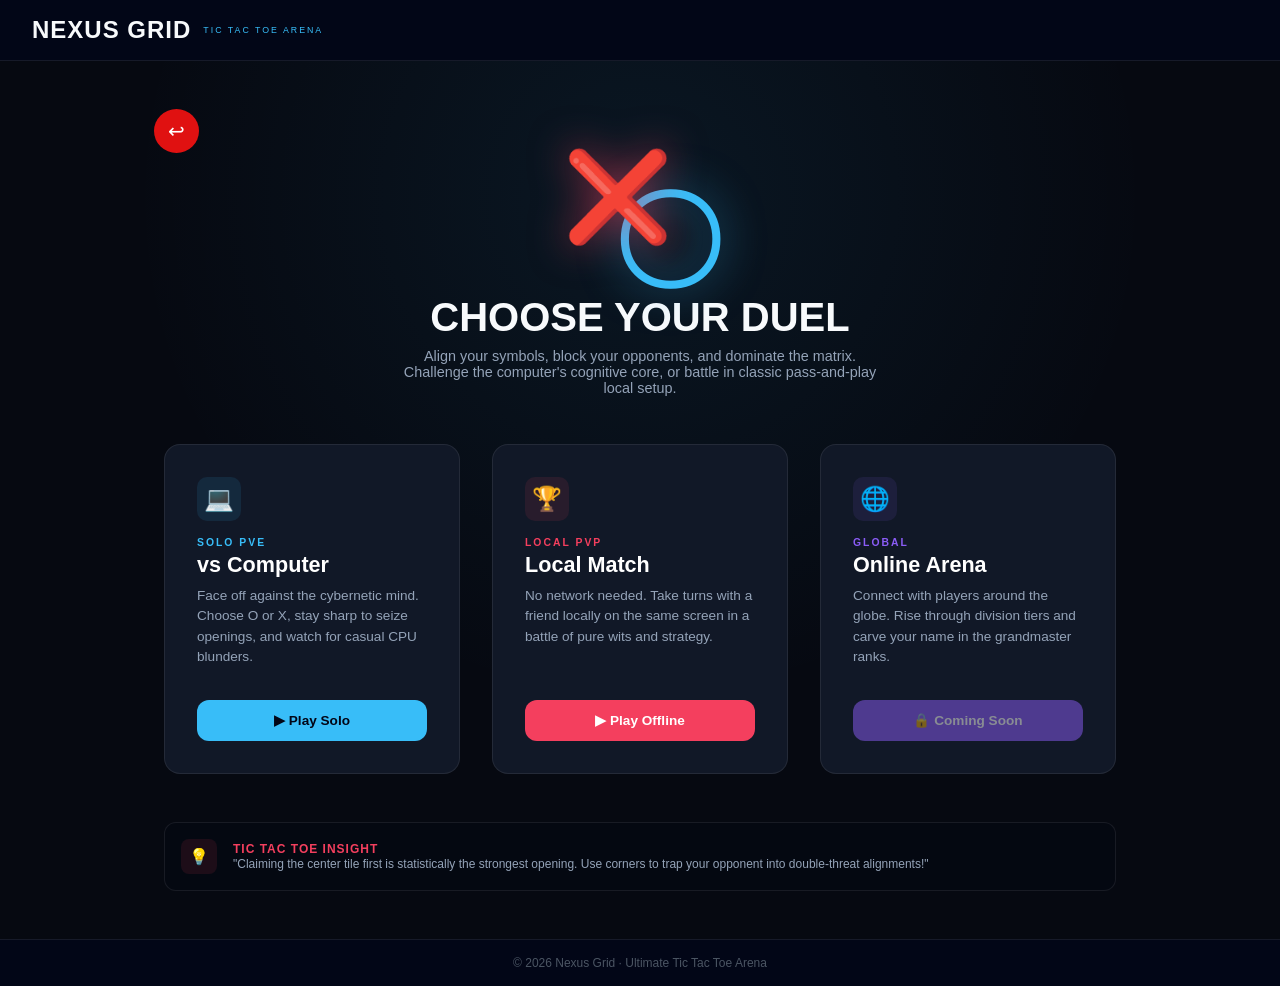
<file: ttt/tttbase.html>
<!DOCTYPE html>
<html lang="en">
<head>
  <meta charset="UTF-8">
  <meta name="viewport" content="width=device-width, initial-scale=1.0">
  <title>Nexus Grid — Tic Tac Toe Arena</title>

  <style>
    :root {
      --bg-color: #060911;
      --card-bg: #111827;
      --border: rgba(255, 255, 255, 0.08);
      --cyan: #38bdf8;
      --amber: #f43f5e;
      --violet: #8b5cf6;
      --text: #ffffff;
      --desc: #94a3b8;
    }

    * { margin: 0; padding: 0; box-sizing: border-box; font-family: sans-serif; }

    body {
      background-color: var(--bg-color);
      color: var(--text);
      min-height: 100vh;
      display: flex;
      flex-direction: column;
      justify-content: space-between;
      background-image: radial-gradient(circle at 50% 20%, rgba(56, 189, 248, 0.08) 0%, transparent 50%);
    }

    /* Header */
    header {
      display: flex;
      align-items: center;
      justify-content: space-between;
      padding: 1rem 2rem;
      background-color: #020617;
      border-bottom: 1px solid var(--border);
    }

    .logo-group { display: flex; align-items: center; gap: 0.75rem; }
    .logo-title { font-size: 1.5rem; font-weight: 900; letter-spacing: 1px; color: #f8fafc; }
    .logo-sub   { font-size: 0.55rem; color: var(--cyan); letter-spacing: 2px; text-transform: uppercase; }

    .tttbase-hero {
      position: relative;
      display: flex;
      justify-content: center;
      margin-bottom: 0.5rem;
    }

    /* Styled X and O Hero Logo */
    .logo-symbols {
      display: flex;
      align-items: center;
      gap: 1rem;
      font-size: 5.5rem;
      font-weight: 900;
      line-height: 1;
      animation: floatIcon 3s ease-in-out infinite;
      user-select: none;
    }

    .symbol-x {
      color: var(--amber); /* Red X */
      filter: drop-shadow(0 0 20px rgba(244, 63, 94, 0.6));
      transform: translate(-85px,-35px);
    }

    .symbol-o {
      color: var(--cyan); /* Blue O */
      filter: drop-shadow(0 0 20px rgba(56, 189, 248, 0.6));
      font-size: 110px;
      transform: translate(90px,10px);
    }

    @keyframes floatIcon {
      0%, 100% { transform: translateY(0); }
      50%       { transform: translateY(-10px); }
    }

    main { max-width: 1000px; margin: 0 auto; padding: 3rem 1.5rem; width: 100%; }

    .hero { text-align: center; margin-bottom: 3rem; }
    .hero h1 { font-size: 2.5rem; font-weight: 800; margin-bottom: 0.5rem; color: #f8fafc; }
    .hero p { color: var(--desc); font-size: 0.9rem; max-width: 500px; margin: 0 auto; }

    .game-grid {
      display: grid;
      grid-template-columns: repeat(auto-fit, minmax(280px, 1fr));
      gap: 2rem;
      margin-bottom: 3rem;
    }

    .game-card {
      background-color: var(--card-bg);
      border: 1px solid var(--border);
      border-radius: 16px;
      padding: 2rem;
      display: flex;
      flex-direction: column;
      justify-content: space-between;
      transition: transform 0.3s ease, border-color 0.3s ease;
    }

    .game-card:hover { transform: translateY(-8px); }
    .card-cyan:hover   { border-color: var(--cyan);   box-shadow: 0 10px 20px rgba(56, 189, 248, 0.1); }
    .card-amber:hover  { border-color: var(--amber);  box-shadow: 0 10px 20px rgba(244, 63, 94, 0.1); }
    .card-violet:hover { border-color: var(--violet); box-shadow: 0 10px 20px rgba(139, 92, 246, 0.1); }

    .card-icon {
      width: 44px; height: 44px; border-radius: 10px;
      display: flex; align-items: center; justify-content: center;
      margin-bottom: 1rem; font-size: 1.5rem;
    }
    .card-cyan .card-icon   { background-color: rgba(56, 189, 248, 0.1); }
    .card-amber .card-icon  { background-color: rgba(244, 63, 94, 0.1); }
    .card-violet .card-icon { background-color: rgba(139, 92, 246, 0.1); }

    .card-tag {
      font-size: 0.65rem; text-transform: uppercase;
      letter-spacing: 2px; font-weight: bold; margin-bottom: 0.25rem;
    }
    .card-cyan .card-tag   { color: var(--cyan); }
    .card-amber .card-tag  { color: var(--amber); }
    .card-violet .card-tag { color: var(--violet); }

    .game-title { font-size: 1.35rem; font-weight: bold; margin-bottom: 0.5rem; }
    .game-desc  { color: var(--desc); font-size: 0.85rem; margin-bottom: 2rem; line-height: 1.5; }

    .play-btn {
      width: 100%;
      padding: 0.8rem;
      border-radius: 12px;
      font-weight: bold;
      font-size: 0.85rem;
      border: none;
      cursor: pointer;
      display: flex;
      align-items: center;
      justify-content: center;
      gap: 0.5rem;
      color: #020617;
      transition: opacity 0.2s ease;
      font-family: sans-serif;
    }
    .play-btn:hover { opacity: 0.9; }
    .btn-cyan   { background-color: var(--cyan); }
    .btn-amber  { background-color: var(--amber); color: white; }
    .btn-violet { background-color: var(--violet); color: white; }

    .tip-box {
      border: 1px solid var(--border);
      background-color: rgba(2, 6, 23, 0.2);
      padding: 1rem; border-radius: 12px;
      display: flex; align-items: center; gap: 1rem;
    }
    .tip-icon {
      background-color: rgba(244, 63, 94, 0.1);
      color: var(--amber); padding: 0.5rem; border-radius: 8px; display: flex;
    }
    .tip-content h4 { font-size: 0.75rem; text-transform: uppercase; color: var(--amber); letter-spacing: 1px; }
    .tip-content p  { font-size: 0.75rem; color: var(--desc); margin-top: 0.1rem; }

    footer {
      border-top: 1px solid var(--border);
      background-color: #020617;
      padding: 1rem; text-align: center;
      font-size: 0.75rem; color: #4b5563;
    }

    @media (max-width: 640px) {
      header { padding: 1rem; }
      .hero h1 { font-size: 2rem; }
      .tip-box { flex-direction: column; text-align: center; }
    }

    .back{
      border: none; 
      margin-left: -10px;
      margin-right: 10px; 
      font-size:20px; 
      padding:10px 14px; 
      background-color: rgb(224, 17, 17); 
      border-radius: 100%;
      cursor: pointer;
      color: white;
      transition: transform 0.2s, box-shadow 0.2s;
    }
    .back:hover { transform: translateY(-4px); box-shadow: 0 0px 20px rgba(237, 125, 125, 0.5); }

    /* --- MODAL DIALOGUE STYLING --- */
    .modal-overlay {
      position: fixed;
      top: 0; left: 0; width: 100%; height: 100%;
      background-color: rgba(2, 6, 23, 0.85);
      backdrop-filter: blur(8px);
      display: flex; align-items: center; justify-content: center;
      z-index: 1000;
      opacity: 0; pointer-events: none;
      transition: opacity 0.3s ease;
    }
    
    .modal-overlay.active {
      opacity: 1;
      pointer-events: auto;
    }

    .modal-box {
      background-color: var(--card-bg);
      border: 1px solid var(--cyan);
      box-shadow: 0 0 30px rgba(56, 189, 248, 0.2);
      border-radius: 16px;
      width: 90%;
      max-width: 540px;
      padding: 2rem;
      position: relative;
      transform: scale(0.9);
      transition: transform 0.3s ease;
    }

    .modal-overlay.active .modal-box {
      transform: scale(1);
    }

    .modal-close {
      position: absolute;
      top: 1rem; right: 1rem;
      background: none; border: none;
      color: var(--desc); font-size: 1.5rem;
      cursor: pointer; transition: color 0.2s;
    }
    .modal-close:hover { color: var(--cyan); }

    .modal-header { margin-bottom: 1.25rem; }
    .modal-tag {
      font-size: 0.65rem; text-transform: uppercase;
      letter-spacing: 2px; font-weight: bold; color: var(--cyan);
      margin-bottom: 0.25rem;
    }
    .modal-title { font-size: 1.35rem; font-weight: bold; }

    /* Aspect ratio matched for 1:1 square game boards */
    .slider-container {
      position: relative;
      width: 100%;
      aspect-ratio: 1 / 1;
      border-radius: 8px;
      overflow: hidden;
      border: 1px solid var(--border);
      background-color: rgba(0,0,0,0.3);
    }

    .slider-wrapper {
      display: flex;
      width: 100%; height: 100%;
      transition: transform 0.4s cubic-bezier(0.4, 0, 0.2, 1);
    }

    .slide-svg-wrapper {
      min-width: 100%;
      height: 100%;
      display: flex;
      align-items: center;
      justify-content: center;
      background-color: #0b1329;
    }

    .slider-arrow {
      position: absolute;
      top: 50%; transform: translateY(-50%);
      background-color: rgba(2, 6, 23, 0.8);
      border: 1px solid var(--border);
      color: white; width: 40px; height: 40px;
      border-radius: 50%; display: flex;
      align-items: center; justify-content: center;
      cursor: pointer; font-size: 1.2rem;
      transition: all 0.2s;
      user-select: none;
      z-index: 10;
    }
    .slider-arrow:hover {
      border-color: var(--cyan);
      color: var(--cyan);
      box-shadow: 0 0 10px rgba(56, 189, 248, 0.4);
    }
    .arrow-left { left: 12px; }
    .arrow-right { right: 12px; }

    .slider-dots {
      display: flex; justify-content: center; gap: 0.5rem; margin-top: 1rem;
    }
    .dot {
      width: 10px; height: 10px; border-radius: 50%;
      background-color: rgba(255,255,255,0.2);
      cursor: pointer; transition: background-color 0.2s;
    }
    .dot.active { background-color: var(--cyan); }

    /* Arena Choice Label */
    .arena-title-text {
      text-align: center;
      margin-top: 0.75rem;
      font-size: 0.9rem;
      font-weight: 600;
      color: #cbd5e1;
    }

    .modal-footer {
      margin-top: 1.5rem;
      display: flex; justify-content: flex-end;
    }
    .modal-start-btn {
      padding: 0.75rem 2rem;
      border-radius: 8px; font-weight: bold;
      border: none; cursor: pointer;
      background-color: var(--cyan); color: #020617;
      transition: opacity 0.2s;
    }
    .modal-start-btn:hover { opacity: 0.9; }
  </style>
</head>
<body>

  <header>
    <div class="logo-group">
      <h2 class="logo-title">NEXUS GRID</h2>
      <div>
        <p class="logo-sub">Tic Tac Toe Arena</p>
      </div>
    </div>
  </header>

  <main>
    <div style="display: flex; align-items: center; margin-bottom: 1.5rem;">
      <button onclick="history.back()" class="back" title="Go Back">&#8617;</button>
    </div>

    <!-- Center Hero Logo Section with Red X and Blue O -->
    <div class="tttbase-hero">
      <div class="logo-symbols">
        <span class="symbol-o">〇</span>
        <span class="symbol-x">❌</span>
      </div>
    </div>

    <div class="hero">
      <h1>CHOOSE YOUR DUEL</h1>
      <p>Align your symbols, block your opponents, and dominate the matrix. Challenge the computer's cognitive core, or battle in classic pass-and-play local setup.</p>
    </div>

    <div class="game-grid">
      <!-- Card 1: vs Computer -->
      <div class="game-card card-cyan">
        <div>
          <div class="card-icon">💻</div>
          <p class="card-tag">Solo PvE</p>
          <h3 class="game-title">vs Computer</h3>
          <p class="game-desc">Face off against the cybernetic mind. Choose O or X, stay sharp to seize openings, and watch for casual CPU blunders.</p>
        </div>
        <button onclick="window.location.href='ttt1.html'" class="play-btn btn-cyan">▶ Play Solo</button>
      </div>

      <!-- Card 2: Local PvP -->
      <div class="game-card card-amber">
        <div>
          <div class="card-icon">🏆</div>
          <p class="card-tag">Local PvP</p>
          <h3 class="game-title">Local Match</h3>
          <p class="game-desc">No network needed. Take turns with a friend locally on the same screen in a battle of pure wits and strategy.</p>
        </div>
        <button onclick="window.location.href='ttt.html'" class="play-btn btn-amber">▶ Play Offline</button>
      </div>

      <!-- Card 3: Online -->
      <div class="game-card card-violet">
        <div>
          <div class="card-icon">🌐</div>
          <p class="card-tag">Global</p>
          <h3 class="game-title">Online Arena</h3>
          <p class="game-desc">Connect with players around the globe. Rise through division tiers and carve your name in the grandmaster ranks.</p>
        </div>
        <button class="play-btn btn-violet" disabled style="opacity:0.5;cursor:not-allowed;">🔒 Coming Soon</button>
      </div>
    </div>

    <div class="tip-box">
      <div class="tip-icon">💡</div>
      <div class="tip-content">
        <h4>Tic Tac Toe Insight</h4>
        <p>"Claiming the center tile first is statistically the strongest opening. Use corners to trap your opponent into double-threat alignments!"</p>
      </div>
    </div>
  </main>
  <footer>
    &copy; 2026 Nexus Grid · Ultimate Tic Tac Toe Arena
  </footer>
</body>
</html>
</file>
<file: snl/style.css>
/* ── Chess-themed Snake & Ladders Style ── */
:root {
  --light: #f1cd94;
  --dark: #ec9d43ca;
  --accent: #e2e8f0;
  --background: #0f172a;
  --card-bg: #111827;
  --border: #334155;
  --cyan: #00e5ff;
  --amber: #d97706;
  --violet: #8b5cf6;
  --green: #16a34a;
  --text: #f8fafc;
  --desc: #94a3b8;
}

* { box-sizing: border-box; margin: 0; padding: 0; }

html, body {
  width: 100%;
  height: 100%;
}

body {
  font-family: Inter, system-ui, -apple-system, BlinkMacSystemFont, "Segoe UI", sans-serif;
  color: var(--accent);
  background: radial-gradient(circle at top, #111827 0%, #0b1120 100%);
  min-height: 100vh;
  display: flex;
  justify-content: center;
  align-items: stretch;
  padding: 16px;
  overflow: hidden;
}

.hidden { display: none !important; }

/* ── Three-column layout ── */
.layout {
  display: grid;
  grid-template-columns: 240px 1fr 260px;
  grid-template-areas: "left center right";
  align-items: start;
  gap: 14px;
  width: 100%;
  max-width: 1200px;
  height: calc(100vh - 32px);
}

.left-panel  { grid-area: left; }
.board-main  { grid-area: center; }
.right-panel { grid-area: right; }

/* ── Sidebars ── */
.sidebar {
  display: flex;
  flex-direction: column;
  gap: 12px;
  height: 100%;
}

.sidebar-section {
  width: 100%;
  background: #0f172a;
  border: 1px solid var(--border);
  border-radius: 18px;
  padding: 16px;
  display: flex;
  flex-direction: column;
}

.sidebar-section h2 {
  margin: 0 0 12px;
  font-size: 0.95rem;
  color: var(--text);
  text-transform: uppercase;
  font-weight: 700;
  letter-spacing: 0.05em;
}

/* ── Center board panel ── */
main.board-main {
  width: 100%;
  height: 100%;
  background: var(--card-bg);
  border-radius: 20px;
  padding: 16px;
  box-shadow: 0 24px 80px rgba(0,0,0,0.45);
  display: flex;
  flex-direction: column;
  align-items: center;
  justify-content: center;
}

.board-wrapper {
  display: flex;
  flex-direction: column;
  align-items: center;
  gap: 10px;
  width: 100%;
}

/* ── Board container ── */
.board-container1{
  position: relative;
  width: 700px;
  height: 700px;
  border: 3px solid #4b4b4b;
  border-radius: 4px;
  overflow: hidden;
  box-shadow: 0 8px 32px rgba(0,0,0,0.5);
}

.board-bg1{
  width:100%;
  height:100%;
  position: center;
  top: 0; left: 0;
  z-index: 0;
  display: block;
}

.board-grid {
  width: 670px;
  height: 670px;
  position: absolute;
  top: 15px; left: 15px;
  z-index: 0;
  display: grid;
  grid-template-columns: repeat(10, 1fr);
  grid-template-rows: repeat(10, 1fr);
}

.cell {
  position: relative;
  width: 100%;
  height: 100%;
  display: flex;
  justify-content: center;
  align-items: center;
}

.cell-helper-number {
  font-size: 9px;
  color: rgba(255, 255, 255, 0.0);
  background: rgba(0, 0, 0, 0.0);
  padding: 1px 3px;
  border-radius: 3px;
  pointer-events: none;
  font-weight: bold;
}

#token-layer {
  position: absolute;
  top: 0; left: 0;
  width: 100%;
  height: 100%;
  z-index: 3;
  pointer-events: none;
}

.game-token {
  width: 22px;
  height: 22px;
  border-radius: 50%;
  border: 2px solid white;
  box-shadow: 0 4px 10px rgba(0,0,0,0.7);
  position: absolute;
  transition: left 0.4s ease-in-out, top 0.4s ease-in-out;
}

/* Status bar below board */
.status {
  font-weight: 600;
  font-size: 0.86rem;
  color: var(--accent);
  text-align: center;
}

/* ── Controls ── */
.controls {
  display: flex;
  flex-direction: column;
  gap: 11px;
  align-items: flex-start;
  width: 100%;
}

.control-group {
  display: flex;
  flex-direction: column;
  gap: 5px;
  width: 100%;
}

.control-group > span {
  font-size: 0.8rem;
  color: var(--desc);
  font-weight: 600;
  letter-spacing: 0.03em;
}

/* ── Buttons ── */
button {
  padding: 9px 14px;
  border: none;
  border-radius: 9px;
  background: #2563eb;
  color: white;
  cursor: pointer;
  font-size: 0.88rem;
  width: 100%;
  transition: background 0.15s;
  font-family: inherit;
}
button:hover { background: #1d4ed8; }

.start-btn {
  background: var(--green);
  font-weight: 700;
  font-size: 0.92rem;
  letter-spacing: 0.02em;
}
.start-btn:hover { background: #15803d; }

.new-game-btn { background: green; font-weight: 700;}
.new-game-btn:hover { background: darkgreen; font-weight: 750;}

.action-row { display: flex; gap: 8px; width: 100%; }
.action-row button { flex: 1; }

.roll-btn {
  background: var(--amber);
  font-weight: 700;
  font-size: 1rem;
  letter-spacing: 0.04em;
  color: #0f172a;
  width: 100%;
  border-radius: 12px;
  padding: 12px;
}
.roll-btn:hover:not(:disabled) { background: #b45309; color: white; }
.roll-btn:disabled {
  background: #374151;
  color: #64748b;
  cursor: not-allowed;
}

/* ── Dice ── */
.dice-area {
  width: 90px;
  height: 90px;
  background: #0f172a;
  border: 2px solid var(--border);
  border-radius: 14px;
  display: flex;
  justify-content: center;
  align-items: center;
  box-shadow: inset 0 2px 8px rgba(0,0,0,0.5);
  margin: 0 auto;
}
.dice-area img { width: 70px; height: 70px; }

/* ── Scoreboard ── */
.scoreboard {
  display: grid;
  grid-template-columns: 1fr 1fr;
  gap: 7px;
  width: 100%;
}

.score-item {
  display: flex;
  flex-direction: column;
  align-items: center;
  gap: 3px;
  padding: 8px;
  background: #15233b;
  border: 1px solid var(--border);
  border-radius: 10px;
  font-size: 0.78rem;
  font-weight: 700;
}

.score-item .token-dot {
  width: 12px;
  height: 12px;
  border-radius: 50%;
  border: 1px solid rgba(255,255,255,0.4);
  display: inline-block;
  margin-bottom: 2px;
}

.score-item span:last-child {
  color: var(--text);
  font-size: 1.05rem;
}

/* ── Turn indicator ── */
.turn-indicator {
  width: 100%;
  padding: 10px;
  border-radius: 10px;
  background: #15233b;
  border: 1px solid var(--border);
  font-size: 0.85rem;
  font-weight: 700;
  text-align: center;
  color: var(--accent);
}

.turn-indicator.active-player { border-color: #60a5fa; box-shadow: inset 0 0 0 1px rgba(96,165,250,0.25); }
.turn-indicator.active-comp   { border-color: #f87171; box-shadow: inset 0 0 0 1px rgba(248,113,113,0.2); }

/* ── Info / log ── */
.info {
  color: #cbd5e1;
  font-size: 0.82rem;
  line-height: 1.5;
}

.move-history {
  flex-grow: 1;
  min-height: 180px;
  max-height: 360px;
  overflow-y: auto;
  border: 1px solid #1e293b;
  background-color: #0b1329;
  border-radius: 10px;
  padding: 10px;
  display: flex;
  flex-direction: column;
  gap: 4px;
}

.log-entry {
  font-size: 0.8rem;
  color: #cbd5e1;
  padding: 3px 0;
  border-bottom: 1px solid #1e293b;
  line-height: 1.4;
}

.log-entry:last-child { border-bottom: none; }
.log-entry.snake  { color: #f87171; }
.log-entry.ladder { color: #4ade80; }
.log-entry.turn   { color: #94a3b8; font-style: italic; }
.log-entry.win    { color: #fbbf24; font-weight: 700; }

.move-list-empty {
  color: #64748b;
  font-size: 0.82rem;
  font-style: italic;
  text-align: center;
  padding-top: 30px;
}

.move-history::-webkit-scrollbar { width: 6px; }
.move-history::-webkit-scrollbar-track { background: transparent; }
.move-history::-webkit-scrollbar-thumb { background: #334155; border-radius: 3px; }
.move-history::-webkit-scrollbar-thumb:hover { background: #475569; }

/* ── Game Over Overlay ── */
.gameover-overlay {
  position: fixed;
  inset: 0;
  z-index: 999;
  display: flex;
  align-items: center;
  justify-content: center;
  background: rgba(7,12,24,0.85);
  backdrop-filter: blur(6px);
  animation: fadeInOverlay 0.35s ease;
}

@keyframes fadeInOverlay {
  from { opacity: 0; }
  to   { opacity: 1; }
}

.gameover-card {
  background: linear-gradient(145deg, #0f172a, #1e293b);
  border: 1px solid var(--border);
  border-radius: 28px;
  padding: 48px 56px;
  text-align: center;
  box-shadow: 0 40px 120px rgba(0,0,0,0.7), 0 0 0 1px rgba(255,255,255,0.05);
  display: flex;
  flex-direction: column;
  align-items: center;
  gap: 16px;
  animation: popIn 0.4s cubic-bezier(0.34, 1.56, 0.64, 1);
  max-width: 420px;
  width: 90%;
}

.player-setup-card {
  background: linear-gradient(145deg, #0f172a, #1e293b);
  border: 1px solid var(--border);
  border-radius: 28px;
  padding: 32px 36px;
  display: flex;
  flex-direction: column;
  gap: 18px;
  width: min(420px, 95%);
  box-shadow: 0 30px 80px rgba(0,0,0,0.5);
}

.player-setup-card h2 {
  margin: 0;
  font-size: 1.7rem;
  color: var(--text);
}

.player-setup-card p {
  color: #cbd5e1;
  font-size: 0.95rem;
  line-height: 1.5;
}

.player-setup-field label {
  display: flex;
  flex-direction: column;
  gap: 8px;
  color: #cbd5e1;
  font-size: 0.88rem;
}

.player-setup-field input {
  width: 100%;
  padding: 12px 14px;
  border-radius: 14px;
  border: 1px solid #334155;
  background: #0b1329;
  color: #e2e8f0;
  font-size: 0.95rem;
}

.player-setup-field input:focus {
  outline: none;
  border-color: #60a5fa;
  box-shadow: 0 0 0 3px rgba(96,165,250,0.12);
}

.player-color-options {
  display: grid;
  grid-template-columns: repeat(2, minmax(0, 1fr));
  gap: 10px;
}

.player-setup-actions {
  display: flex;
  gap: 10px;
  justify-content: space-between;
  margin-top: 12px;
}

.player-setup-actions button {
  flex: 1;
}

.color-swatch {
  display: flex;
  align-items: center;
  gap: 10px;
  padding: 12px 14px;
  border: 1px solid var(--border);
  border-radius: 16px;
  cursor: pointer;
  transition: transform 0.15s ease, border-color 0.15s ease;
  font-weight: 700;
}

.color-swatch:hover {
  transform: translateY(-1px);
  border-color: rgba(96,165,250,0.4);
}

.color-swatch input {
  accent-color: currentColor;
}

.color-swatch.red { color: #ef4444; background: rgba(239,68,68,0.14); }
.color-swatch.blue { color: #3b82f6; background: rgba(59,130,246,0.14); }
.color-swatch.yellow { color: #fbbf24; background: rgba(251,191,36,0.14); }
.color-swatch.green { color: #22c55e; background: rgba(34,197,94,0.14); }

@keyframes popIn {
  from { transform: scale(0.7); opacity: 0; }
  to   { transform: scale(1);   opacity: 1; }
}

.gameover-icon {
  font-size: 5rem;
  line-height: 1;
  animation: floatIcon 2.5s ease-in-out infinite;
}

@keyframes floatIcon {
  0%, 100% { transform: translateY(0); }
  50%       { transform: translateY(-8px); }
}

.gameover-title {
  font-size: 2.4rem;
  font-weight: 800;
  letter-spacing: -0.03em;
  color: var(--text);
}
.gameover-title.win  { color: #4ade80; text-shadow: 0 0 30px rgba(74,222,128,0.4); }
.gameover-title.lose { color: #f87171; text-shadow: 0 0 30px rgba(248,113,113,0.4); }
.gameover-title.draw { color: #fbbf24; text-shadow: 0 0 30px rgba(251,191,36,0.4); }

.gameover-sub {
  font-size: 1rem;
  color: var(--desc);
  font-weight: 500;
}

.gameover-btn {
  margin-top: 10px;
  padding: 14px 40px;
  font-size: 1rem;
  font-weight: 700;
  border-radius: 14px;
  background: #2563eb;
  color: white;
  border: none;
  cursor: pointer;
  width: auto;
  transition: background 0.15s, transform 0.1s;
}
.gameover-btn:hover { background: #1d4ed8; transform: scale(1.04); }

/* ── Responsive ── */
@media (max-width: 900px) {
  body { overflow: auto; padding: 10px; align-items: flex-start; }
  .layout {
    display: flex;
    flex-direction: column;
    height: auto;
    gap: 12px;
    max-width: 100%;
  }
  .sidebar, .left-panel, .right-panel, main.board-main { width: 100%; }
  #board-container { width: 100%; max-width: 560px; height: 0; padding-bottom: 100%; }
  #board-container > * { position: absolute; }
}

.back{
  border: red; 
  margin-left: -10px;
  margin-right: 10px; 
  font-size:20px; 
  padding:10px 14px; 
  background-color: rgb(224, 17, 17); 
  border-radius: 100%;
}
.back:hover { transform: translateY(-4px); border-color: var(--cyan); box-shadow: 0 0px 20px rgba(237, 125, 125, 0.5); }
</file>
